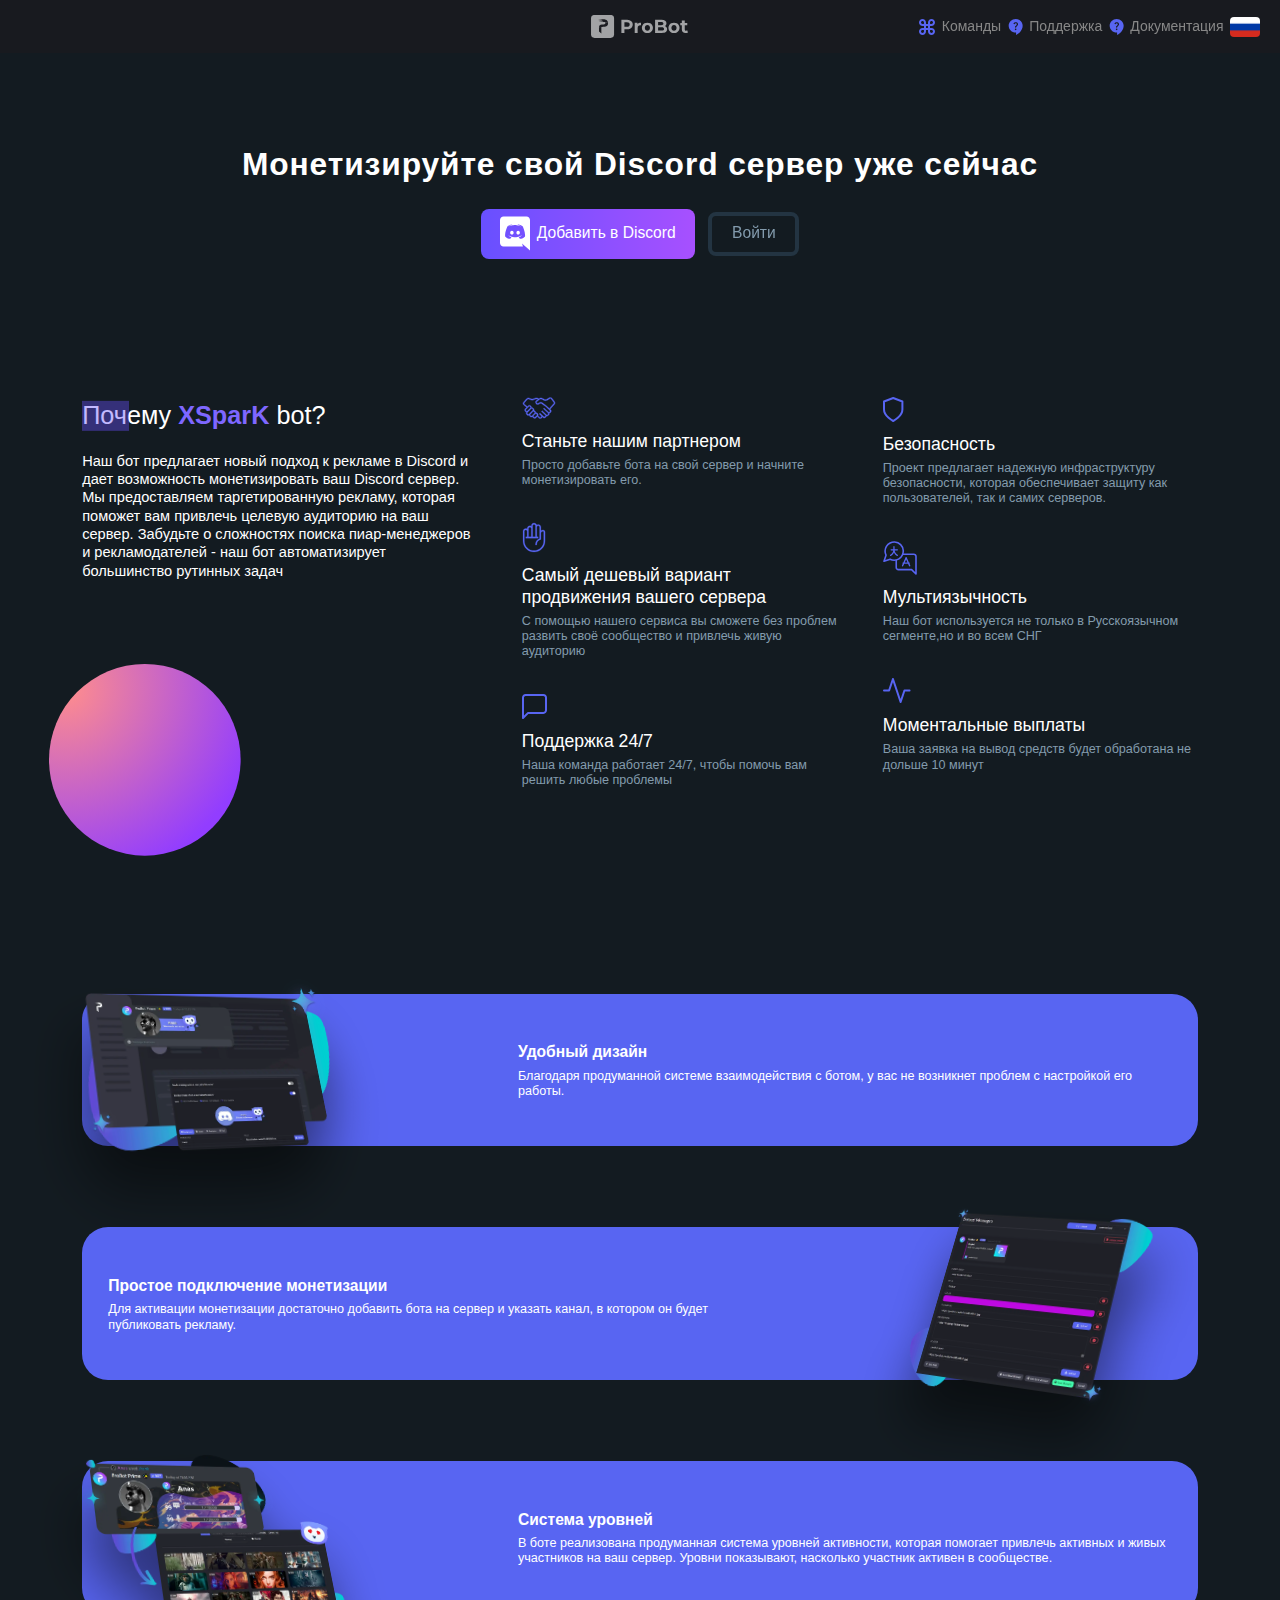
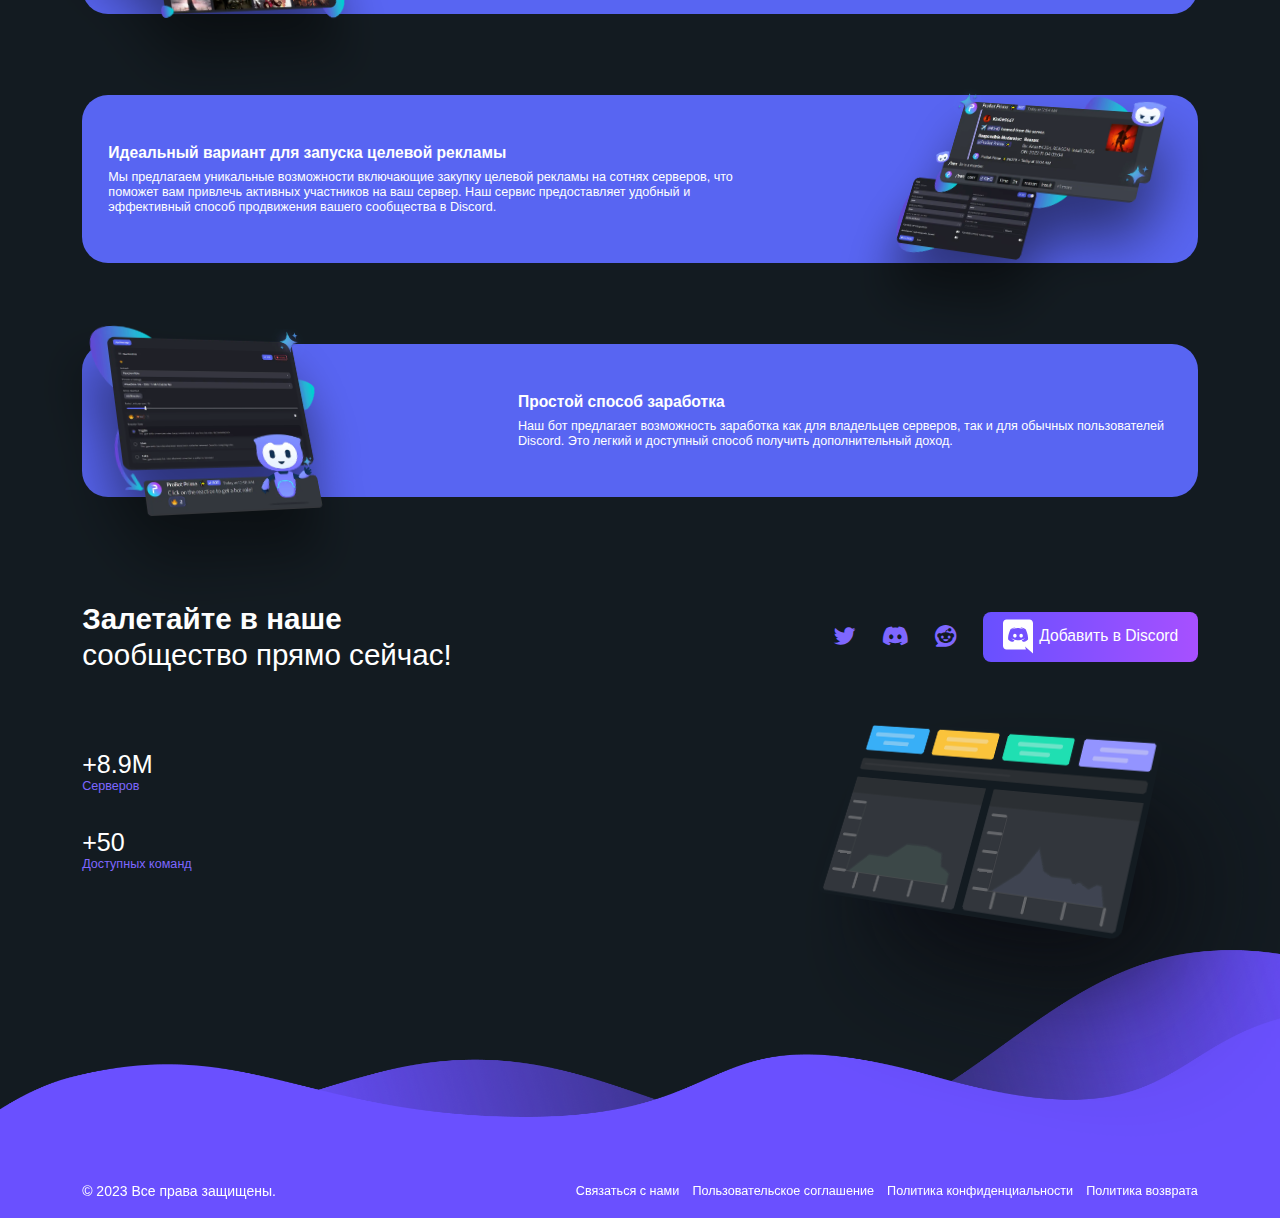
<file: probot/index.html>
<!DOCTYPE html>
<html lang="ru">

<head>
  <meta charset="UTF-8">
  <meta http-equiv="X-UA-Compatible" content="IE=edge">
  <meta name="viewport" content="width=device-width, initial-scale=1.0">
  <link rel="shortcut icon" href="./images/favicon.svg" type="x-icon">
  <link rel="stylesheet" href="https://cdnjs.cloudflare.com/ajax/libs/font-awesome/6.4.0/css/all.min.css">
  <link rel="stylesheet" href="./css/icons.css">
  <link rel="stylesheet" href="./css/normalize.css">
  <link rel="stylesheet" href="./css/style.css?v=0.0001">
  <title>XSparK</title>
</head>

<body>

  <div class="wrapper">

    <header class="header">
      <div class="header__inner">
        <a class="logo" href="#">
          <img class="logo__img" src="./images/icons/logo2.svg" alt="">
        </a>
        <nav class="menu">
          <ul class="menu__list">
            <li class="menu__item">
              <a class="menu__link" href="#">
                <svg width="16" height="16" viewBox="0 0 16 16" fill="none" xmlns="http://www.w3.org/2000/svg">
                  <path
                    d="M12.5 7H11V9H12.5C13.4688 9 14.2943 9.34115 14.9766 10.0234C15.6589 10.7057 16 11.5312 16 12.5C16 13.4688 15.6589 14.2943 14.9766 14.9766C14.2943 15.6589 13.4688 16 12.5 16C11.5312 16 10.7057 15.6589 10.0234 14.9766C9.34115 14.2943 9 13.4688 9 12.5V11H7V12.5C7 13.4688 6.65885 14.2943 5.97656 14.9766C5.29427 15.6589 4.46875 16 3.5 16C2.53125 16 1.70573 15.6589 1.02344 14.9766C0.341146 14.2943 0 13.4688 0 12.5C0 11.5312 0.341146 10.7057 1.02344 10.0234C1.70573 9.34115 2.53125 9 3.5 9H5V7H3.5C2.53125 7 1.70573 6.65885 1.02344 5.97656C0.341146 5.29427 0 4.46875 0 3.5C0 2.53125 0.341146 1.70573 1.02344 1.02344C1.70573 0.341146 2.53125 0 3.5 0C4.46875 0 5.29427 0.341146 5.97656 1.02344C6.65885 1.70573 7 2.53125 7 3.5V5H9V3.5C9 2.53125 9.34115 1.70573 10.0234 1.02344C10.7057 0.341146 11.5312 0 12.5 0C13.4688 0 14.2943 0.341146 14.9766 1.02344C15.6589 1.70573 16 2.53125 16 3.5C16 4.46875 15.6589 5.29427 14.9766 5.97656C14.2943 6.65885 13.4688 7 12.5 7ZM11 12.5C11 12.9167 11.1458 13.2708 11.4375 13.5625C11.7292 13.8542 12.0833 14 12.5 14C12.9167 14 13.2708 13.8542 13.5625 13.5625C13.8542 13.2708 14 12.9167 14 12.5C14 12.0833 13.8542 11.7292 13.5625 11.4375C13.2708 11.1458 12.9167 11 12.5 11H11.5C11.3646 11 11.2474 11.0495 11.1484 11.1484C11.0495 11.2474 11 11.3646 11 11.5V12.5ZM5 3.5C5 3.08333 4.85417 2.72917 4.5625 2.4375C4.27083 2.14583 3.91667 2 3.5 2C3.08333 2 2.72917 2.14583 2.4375 2.4375C2.14583 2.72917 2 3.08333 2 3.5C2 3.91667 2.14583 4.27083 2.4375 4.5625C2.72917 4.85417 3.08333 5 3.5 5H4.5C4.63542 5 4.7526 4.95052 4.85156 4.85156C4.95052 4.7526 5 4.63542 5 4.5V3.5ZM5 11.5C5 11.3646 4.95052 11.2474 4.85156 11.1484C4.7526 11.0495 4.63542 11 4.5 11H3.5C3.08333 11 2.72917 11.1458 2.4375 11.4375C2.14583 11.7292 2 12.0833 2 12.5C2 12.9167 2.14583 13.2708 2.4375 13.5625C2.72917 13.8542 3.08333 14 3.5 14C3.91667 14 4.27083 13.8542 4.5625 13.5625C4.85417 13.2708 5 12.9167 5 12.5V11.5ZM9 7H7V9H9V7ZM12.5 2C12.0833 2 11.7292 2.14583 11.4375 2.4375C11.1458 2.72917 11 3.08333 11 3.5V4.5C11 4.63542 11.0495 4.7526 11.1484 4.85156C11.2474 4.95052 11.3646 5 11.5 5H12.5C12.9167 5 13.2708 4.85417 13.5625 4.5625C13.8542 4.27083 14 3.91667 14 3.5C14 3.08333 13.8542 2.72917 13.5625 2.4375C13.2708 2.14583 12.9167 2 12.5 2Z"
                    fill="#5865F2" />
                </svg>
                Команды
              </a>
            </li>
            <li class="menu__item">
              <a class="menu__link" href="#">
                <svg width="15" height="16" viewBox="0 0 15 16" fill="none" xmlns="http://www.w3.org/2000/svg">
                  <path
                    d="M7.66669 0C3.80433 0 0.666687 3.048 0.666687 6.8C0.666687 10.552 3.80433 13.6 7.66669 13.6H8.07845V16C12.0808 14.128 14.6667 10.4 14.6667 6.8C14.6667 3.048 11.529 0 7.66669 0ZM7.65022 11.2C7.16433 11.2 6.78551 10.824 6.78551 10.36C6.78551 9.888 7.17257 9.528 7.65022 9.528C8.1361 9.528 8.50669 9.888 8.50669 10.36C8.50669 10.824 8.14433 11.2 7.65022 11.2ZM9.71728 6.264C9.19845 7.008 8.70433 7.232 8.43257 7.712C8.36669 7.824 8.32551 7.92 8.30081 8.104C8.25963 8.416 8.00433 8.648 7.68316 8.648H7.65845C7.2961 8.648 7.00786 8.344 7.0408 7.992C7.06551 7.768 7.11492 7.536 7.24669 7.32C7.58433 6.736 8.21845 6.392 8.58904 5.88C8.98433 5.336 8.76198 4.328 7.65022 4.328C7.14786 4.328 6.81845 4.584 6.61257 4.888C6.4561 5.12 6.14316 5.2 5.87963 5.088C5.53375 4.944 5.38551 4.528 5.59963 4.232C6.01963 3.64 6.71963 3.2 7.64198 3.2C8.65492 3.2 9.35492 3.648 9.70904 4.208C10.0055 4.696 10.1867 5.592 9.71728 6.264Z"
                    fill="#5865F2" />
                </svg>
                Поддержка
              </a>
            </li>
            <li class="menu__item">
              <a class="menu__link" href="#">
                <svg width="15" height="16" viewBox="0 0 15 16" fill="none" xmlns="http://www.w3.org/2000/svg">
                  <path
                    d="M7.66669 0C3.80433 0 0.666687 3.048 0.666687 6.8C0.666687 10.552 3.80433 13.6 7.66669 13.6H8.07845V16C12.0808 14.128 14.6667 10.4 14.6667 6.8C14.6667 3.048 11.529 0 7.66669 0ZM7.65022 11.2C7.16433 11.2 6.78551 10.824 6.78551 10.36C6.78551 9.888 7.17257 9.528 7.65022 9.528C8.1361 9.528 8.50669 9.888 8.50669 10.36C8.50669 10.824 8.14433 11.2 7.65022 11.2ZM9.71728 6.264C9.19845 7.008 8.70433 7.232 8.43257 7.712C8.36669 7.824 8.32551 7.92 8.30081 8.104C8.25963 8.416 8.00433 8.648 7.68316 8.648H7.65845C7.2961 8.648 7.00786 8.344 7.0408 7.992C7.06551 7.768 7.11492 7.536 7.24669 7.32C7.58433 6.736 8.21845 6.392 8.58904 5.88C8.98433 5.336 8.76198 4.328 7.65022 4.328C7.14786 4.328 6.81845 4.584 6.61257 4.888C6.4561 5.12 6.14316 5.2 5.87963 5.088C5.53375 4.944 5.38551 4.528 5.59963 4.232C6.01963 3.64 6.71963 3.2 7.64198 3.2C8.65492 3.2 9.35492 3.648 9.70904 4.208C10.0055 4.696 10.1867 5.592 9.71728 6.264Z"
                    fill="#5865F2" />
                </svg>
                Документация
              </a>
            </li>
          </ul>
        </nav>
        <div class="burger">
          <div class="burger__line"></div>
        </div>
        <img class="country" src="./images/ru.png" alt="">
      </div>
    </header>

    <main class="main">


      <section class="top">
        <div class="container">
          <div class="top__inner">
            <h1 class="top__title">
              Монетизируйте свой Discord сервер уже сейчас
            </h1>
            <div class="top__box">
              <button class="btn btn--discord">
                <svg width="30" height="35" viewBox="0 0 30 35" fill="none" xmlns="http://www.w3.org/2000/svg">
                  <path fill-rule="evenodd" clip-rule="evenodd"
                    d="M3.51429 0.416748H26.4857C28.4229 0.416748 30 1.98841 30 3.93591V34.5834L26.3143 31.3376L24.24 29.4242L22.0457 27.3913L22.9543 30.5517H3.51429C1.57714 30.5517 0 28.9801 0 27.0326V3.93591C0 1.98841 1.57714 0.416748 3.51429 0.416748ZM18.7371 21.3438C19.2514 21.993 19.8686 22.7276 19.8686 22.7276C23.6571 22.608 25.1143 20.1309 25.1143 20.1309C25.1143 14.6301 22.6457 10.1713 22.6457 10.1713C20.1771 8.32633 17.8286 8.37758 17.8286 8.37758L17.5886 8.65091C20.5029 9.53925 21.8571 10.8205 21.8571 10.8205C20.0743 9.84675 18.3257 9.36841 16.6971 9.1805C15.4629 9.04383 14.28 9.078 13.2343 9.21466C13.1445 9.21466 13.0678 9.22768 12.9813 9.24236C12.9687 9.24449 12.9559 9.24666 12.9429 9.24883C12.3429 9.30008 10.8857 9.52216 9.05143 10.3251C8.41714 10.6155 8.04 10.8205 8.04 10.8205C8.04 10.8205 9.46286 9.47091 12.5486 8.58258L12.3771 8.37758C12.3771 8.37758 10.0286 8.32633 7.56 10.1713C7.56 10.1713 5.09143 14.6301 5.09143 20.1309C5.09143 20.1309 6.53143 22.608 10.32 22.7276C10.32 22.7276 10.9543 21.9588 11.4686 21.3097C9.29143 20.6605 8.46857 19.2938 8.46857 19.2938C8.46857 19.2938 8.64 19.4134 8.94857 19.5842C8.96571 19.6013 8.98286 19.6184 9.01714 19.6355C9.04286 19.6526 9.06857 19.6654 9.09429 19.6782C9.12 19.691 9.14571 19.7038 9.17143 19.7209C9.6 19.9601 10.0286 20.148 10.4229 20.3017C11.1257 20.5751 11.9657 20.8484 12.9429 21.0363C14.2286 21.2755 15.7371 21.3609 17.3829 21.0534C18.1886 20.9167 19.0114 20.6776 19.8686 20.3188C20.4686 20.0967 21.1371 19.7722 21.84 19.3109C21.84 19.3109 20.9829 20.7117 18.7371 21.3438ZM10.1487 16.6458C10.1487 15.6037 10.9201 14.7495 11.8973 14.7495C12.8744 14.7495 13.663 15.6037 13.6458 16.6458C13.6458 17.6878 12.8744 18.542 11.8973 18.542C10.9373 18.542 10.1487 17.6878 10.1487 16.6458ZM16.4058 16.6458C16.4058 15.6037 17.1773 14.7495 18.1544 14.7495C19.1315 14.7495 19.903 15.6037 19.903 16.6458C19.903 17.6878 19.1315 18.542 18.1544 18.542C17.1944 18.542 16.4058 17.6878 16.4058 16.6458Z"
                    fill="white"></path>
                </svg>
                Добавить в Discord
              </button>
              <button class="btn">
                Войти
              </button>
            </div>
          </div>
        </div>
      </section>


      <section class="why">
        <div class="container">
          <div class="why__inner">
            <div class="why__box">
              <div class="why__item">
                <p class="why__item-title">
                  Почему
                  <span>
                    XSparK
                  </span>
                  bot?
                </p>
                <p class="why__item-text why__item-text--accent">
                  Наш бот предлагает новый подход к рекламе в Discord и дает возможность монетизировать ваш Discord
                  сервер.
                  Мы предоставляем таргетированную рекламу, которая поможет вам привлечь целевую аудиторию на ваш
                  сервер. Забудьте о сложностях поиска пиар-менеджеров и рекламодателей - наш бот автоматизирует
                  большинство рутинных задач
                </p>
                <div class="why__item-circle">
                  <svg viewBox="0 0 262 262" fill="none" xmlns="http://www.w3.org/2000/svg">
                    <circle cx="131" cy="131" r="131" fill="url(#paint0_radial)"></circle>
                    <defs>
                      <radialGradient id="paint0_radial" cx="0" cy="0" r="1" gradientUnits="userSpaceOnUse"
                        gradientTransform="translate(24 35.5) rotate(48.1249) scale(265.914 278.276)">
                        <stop stop-color="#FF8D8D"></stop>
                        <stop offset="1" stop-color="#923DFF"></stop>
                      </radialGradient>
                    </defs>
                  </svg>
                </div>
              </div>
            </div>
            <div class="why__box">
              <div class="why__item">
                <div class="why__item-icon">
                  <svg width="34" height="22" viewBox="0 0 34 22" fill="none" xmlns="http://www.w3.org/2000/svg">
                    <mask id="path-1-outside-1" maskUnits="userSpaceOnUse" x="0" y="-0.545654" width="34" height="23"
                      fill="black">
                      <rect fill="white" y="-0.545654" width="34" height="23"></rect>
                      <path
                        d="M33 5.89809C32.9993 5.41228 32.8564 4.91959 32.5404 4.51347L30.0049 1.26922C29.5803 0.729971 28.9341 0.455408 28.2883 0.454346C27.904 0.454346 27.5127 0.552846 27.1669 0.768471L24.6947 2.3066C24.4347 2.47241 23.9889 2.58622 23.5584 2.58328C23.2239 2.58472 22.9006 2.51778 22.6872 2.41235L20.2662 1.23966C19.8757 1.05166 19.4404 0.974596 19.0026 0.973846C18.3739 0.976783 17.7373 1.13128 17.2256 1.48585L16.9431 1.68403C16.7173 1.57135 16.3723 1.39966 15.9814 1.20516C15.5126 0.975346 14.9614 0.882658 14.4047 0.880846C13.9018 0.882283 13.3989 0.959783 12.9574 1.14628L11.3084 1.84991C11.0401 1.96628 10.6132 2.04228 10.1892 2.04041C9.76519 2.04222 9.33906 1.96622 9.07069 1.84991L7.42019 1.14591C7.11913 1.01753 6.79731 0.962658 6.47838 0.962283C6.11113 0.962658 5.74606 1.03503 5.40675 1.17247C5.06788 1.31066 4.75331 1.51466 4.50281 1.7946L1.49781 5.15997C1.16475 5.53191 0.999315 6.00028 1 6.46134C0.999315 7.01116 1.23456 7.56272 1.68831 7.94928L4.49144 10.3408L3.16169 11.728C2.79513 12.1105 2.61263 12.6065 2.61263 13.097C2.61194 13.6188 2.81919 14.1457 3.22969 14.5336L3.49944 14.7899C3.75363 15.031 4.05906 15.1844 4.37869 15.2662C4.21838 15.5611 4.13075 15.8844 4.13144 16.2083C4.13075 16.7305 4.338 17.257 4.74775 17.6454L4.74706 17.645L5.01763 17.9025C5.40275 18.2675 5.902 18.4493 6.39388 18.449C6.65825 18.4494 6.92294 18.3963 7.17169 18.2923C7.259 18.6465 7.43931 18.9832 7.72294 19.2522L7.9935 19.5097C8.37863 19.8747 8.87706 20.0565 9.36975 20.0562C9.75488 20.0566 10.1418 19.9431 10.4748 19.7228C10.5723 20.0362 10.7392 20.3333 10.9933 20.5747L11.2639 20.8322C11.6482 21.1972 12.1474 21.379 12.6394 21.3787C13.1634 21.3791 13.6925 21.1733 14.0833 20.7653L15.2586 19.538L16.8553 21.0158C17.2374 21.3703 17.728 21.5467 18.2123 21.5456C18.7443 21.5467 19.2809 21.3336 19.6726 20.9143L19.9274 20.6413C20.1474 20.405 20.2911 20.1253 20.3744 19.8333L20.9929 20.4042C21.3758 20.7573 21.8656 20.9329 22.3492 20.9325C22.8819 20.9329 23.4201 20.7198 23.8121 20.3002L24.0655 20.0275C24.3582 19.7148 24.5229 19.3275 24.5738 18.9319C24.7371 18.9737 24.9025 19.0021 25.0694 19.0021C25.6021 19.0021 26.1388 18.7893 26.5311 18.3702L26.7853 18.0974C27.1406 17.7167 27.3173 17.2283 27.3166 16.7469C27.3166 16.5975 27.2951 16.4488 27.262 16.3018C27.7038 16.2433 28.1322 16.0462 28.4579 15.6964L28.7128 15.4233C29.0681 15.0426 29.2441 14.5543 29.2441 14.0725C29.2448 13.5423 29.031 13.0074 28.6092 12.6177L28.1325 12.1773L32.4349 7.42047C32.8211 6.99222 32.9993 6.44097 33 5.89809ZM4.87588 14.254C4.64794 14.2533 4.425 14.1718 4.25081 14.0068L3.98063 13.7505C3.79369 13.5737 3.70138 13.3385 3.70063 13.097C3.70138 12.8705 3.78244 12.6494 3.94938 12.4752L6.67288 9.63315C6.85031 9.44803 7.08706 9.35534 7.32994 9.35503C7.55719 9.35541 7.77938 9.43722 7.955 9.60266L8.22406 9.85934C8.22406 9.85934 8.50263 10.2713 8.50331 10.5131C8.50263 10.6942 8.44806 10.8705 8.34225 11.0233C8.33319 11.0323 5.40275 14.0864 5.40275 14.0864C5.24713 14.1965 5.06313 14.2532 4.87588 14.254ZM7.051 17.0888C6.87394 17.2732 6.63756 17.3655 6.39469 17.3663C6.16675 17.3659 5.9445 17.2841 5.76963 17.119L5.49906 16.8619L5.49838 16.8615C5.31294 16.6855 5.21981 16.4496 5.21981 16.2081C5.21981 15.9816 5.30163 15.7605 5.46775 15.5863C5.46775 15.5863 9.09813 11.8072 9.12869 11.7708C9.30219 11.6039 9.52575 11.5177 9.75663 11.5173C9.98456 11.5177 10.2068 11.5992 10.3817 11.7646L10.6523 12.022C10.8384 12.198 10.9308 12.4337 10.9315 12.6755C10.9308 12.902 10.849 13.1234 10.6828 13.2976L7.051 17.0888ZM10.0264 18.6956C9.84975 18.8804 9.61344 18.9728 9.3705 18.9735C9.14256 18.9732 8.92031 18.8913 8.74544 18.7259L8.47413 18.4688C8.288 18.2924 8.19488 18.0568 8.19488 17.8153C8.19488 17.6132 8.26363 17.4172 8.39519 17.2539L10.9234 14.6151C11.094 14.4613 11.3078 14.3802 11.5293 14.3802C11.7572 14.3806 11.9794 14.462 12.1543 14.6275L12.4256 14.8849C12.6111 15.0609 12.7042 15.2965 12.7049 15.538C12.7041 15.7649 12.6216 15.9863 12.4561 16.1601L10.0264 18.6956ZM14.8303 18.4171L13.2962 20.0182C13.1194 20.2029 12.8828 20.2953 12.6399 20.296C12.4119 20.2957 12.1897 20.2138 12.0148 20.0484L11.7443 19.7913C11.5588 19.6153 11.4657 19.3793 11.465 19.1378C11.4657 18.9109 11.5475 18.6895 11.7138 18.516L13.2472 16.915C13.4246 16.7303 13.6614 16.6375 13.9043 16.6372C14.1315 16.6375 14.3544 16.719 14.5293 16.8848L14.8006 17.1419C14.9861 17.3179 15.0784 17.5535 15.0792 17.795C15.0783 18.0218 14.9965 18.2433 14.8303 18.4171ZM28.1577 14.0739C28.1574 14.2963 28.0777 14.5141 27.9163 14.6872L27.6621 14.9599C27.4846 15.1497 27.2439 15.2457 26.9974 15.2461C26.7738 15.2457 26.5548 15.1672 26.3811 15.0065L22.0976 11.0452L21.3569 11.8383L25.9418 16.0857C26.1328 16.2625 26.2287 16.5025 26.2301 16.7475C26.2287 16.9708 26.1498 17.1882 25.9887 17.3613L25.7353 17.6341C25.5578 17.8239 25.3171 17.9195 25.0706 17.9203C24.8469 17.9196 24.6273 17.8407 24.4549 17.681L20.1704 13.7198L19.4304 14.5128L23.2328 18.0291C23.4161 18.2047 23.5099 18.4385 23.5099 18.6785C23.5099 18.901 23.431 19.1188 23.2699 19.2915L23.0158 19.5643C22.839 19.7541 22.5976 19.8501 22.3504 19.8508C22.126 19.8501 21.9071 19.7712 21.7341 19.6115L17.9393 16.108H17.9386L17.9379 16.1073L17.1994 16.9018L17.2002 16.9025L17.2144 16.916L19.115 18.6701C19.2834 18.8432 19.3706 19.065 19.3713 19.2944C19.3706 19.5158 19.2924 19.7325 19.1313 19.9053L18.8771 20.1784C18.6997 20.3682 18.4597 20.4635 18.2139 20.4642C17.9903 20.4635 17.7713 20.385 17.5983 20.2247L15.9434 18.6923C16.0874 18.4098 16.1678 18.1033 16.1678 17.7957C16.1685 17.2738 15.9613 16.7477 15.5515 16.359L15.2802 16.1016C14.8959 15.7368 14.3973 15.5547 13.9054 15.5554C13.8672 15.5554 13.8287 15.5642 13.7913 15.5663C13.7913 15.5573 13.7934 15.5478 13.7934 15.5387C13.7941 15.0169 13.1771 14.1013 13.1771 14.1013L12.9065 13.8447C12.6189 13.5719 12.2679 13.4018 11.9029 13.3334C11.9782 13.1203 12.0208 12.8985 12.0208 12.6763C12.0208 12.1545 11.8142 11.628 11.4044 11.2397L11.1339 10.9823C10.7488 10.6172 10.2503 10.435 9.75831 10.4354C9.70088 10.4354 9.64419 10.447 9.58706 10.4522C9.57144 9.95109 9.36963 9.45041 8.97694 9.07734V9.07697L8.70713 8.82065C8.322 8.45522 7.82356 8.27303 7.33156 8.27341C6.80681 8.27303 6.2785 8.47884 5.88769 8.88684L5.24481 9.55772L2.39694 7.12872C2.19225 6.95347 2.09006 6.71128 2.08931 6.46259C2.09 6.25422 2.16094 6.05022 2.31219 5.88084L5.31713 2.51553C5.43638 2.38172 5.61275 2.26066 5.81931 2.1766C6.02588 2.0926 6.26038 2.04647 6.47963 2.04678C6.67056 2.04678 6.84975 2.08135 6.99306 2.14316L8.64281 2.8471C9.10788 3.0431 9.64781 3.12347 10.1904 3.12522C10.7337 3.12341 11.2729 3.04303 11.7381 2.8471L13.3871 2.14347C13.6413 2.0326 14.0248 1.96385 14.4063 1.96528C14.8281 1.96272 15.2506 2.05003 15.4956 2.1751C15.6513 2.25253 15.7989 2.32603 15.9359 2.39472L14.2542 3.57691C13.7138 3.95691 13.4226 4.56122 13.4233 5.17103C13.4226 5.57466 13.5506 5.98553 13.8109 6.33422L13.8103 6.33347L14.0324 6.63197C14.4542 7.19272 15.1119 7.48103 15.7694 7.48247C16.1406 7.48247 16.5188 7.38866 16.8559 7.18647L17.8616 6.58247C18.0668 6.45703 18.3765 6.37778 18.6968 6.37922C19.0732 6.37703 19.4524 6.48834 19.6804 6.65591L22.4629 8.65072C23.0821 9.09434 24.0908 9.91722 24.6497 10.435L27.8703 13.4127C28.0609 13.5895 28.1569 13.8285 28.1577 14.0739ZM31.6274 6.69659L27.337 11.4407L25.3891 9.64009C24.7789 9.07684 23.7728 8.25547 23.0979 7.77072L20.3163 5.77591C19.8446 5.44178 19.2672 5.29734 18.6963 5.29522C18.2105 5.29666 17.7211 5.40253 17.2986 5.65409L16.2936 6.25809C16.1394 6.35078 15.9576 6.39809 15.7688 6.39847C15.4313 6.39959 15.0936 6.24209 14.9053 5.98572L14.6838 5.68759L14.6831 5.68684C14.5653 5.52797 14.5104 5.34978 14.5096 5.16941C14.511 4.89666 14.6368 4.63197 14.8805 4.45997L17.8542 2.3706C18.1113 2.18447 18.5688 2.05391 19.0033 2.05716C19.3051 2.05572 19.5934 2.11641 19.7908 2.21391L22.2118 3.3866C22.6245 3.58478 23.0903 3.66584 23.5589 3.66697C24.1611 3.66403 24.7698 3.53316 25.2713 3.22516L27.7443 1.68672C27.9021 1.58822 28.0915 1.53728 28.289 1.53728C28.6228 1.5366 28.9573 1.68785 29.1468 1.93472L31.6823 5.17897C31.8284 5.36478 31.9131 5.62691 31.9131 5.89859C31.9136 6.20241 31.8063 6.50134 31.6274 6.69659Z">
                      </path>
                    </mask>
                    <path
                      d="M33 5.89809C32.9993 5.41228 32.8564 4.91959 32.5404 4.51347L30.0049 1.26922C29.5803 0.729971 28.9341 0.455408 28.2883 0.454346C27.904 0.454346 27.5127 0.552846 27.1669 0.768471L24.6947 2.3066C24.4347 2.47241 23.9889 2.58622 23.5584 2.58328C23.2239 2.58472 22.9006 2.51778 22.6872 2.41235L20.2662 1.23966C19.8757 1.05166 19.4404 0.974596 19.0026 0.973846C18.3739 0.976783 17.7373 1.13128 17.2256 1.48585L16.9431 1.68403C16.7173 1.57135 16.3723 1.39966 15.9814 1.20516C15.5126 0.975346 14.9614 0.882658 14.4047 0.880846C13.9018 0.882283 13.3989 0.959783 12.9574 1.14628L11.3084 1.84991C11.0401 1.96628 10.6132 2.04228 10.1892 2.04041C9.76519 2.04222 9.33906 1.96622 9.07069 1.84991L7.42019 1.14591C7.11913 1.01753 6.79731 0.962658 6.47838 0.962283C6.11113 0.962658 5.74606 1.03503 5.40675 1.17247C5.06788 1.31066 4.75331 1.51466 4.50281 1.7946L1.49781 5.15997C1.16475 5.53191 0.999315 6.00028 1 6.46134C0.999315 7.01116 1.23456 7.56272 1.68831 7.94928L4.49144 10.3408L3.16169 11.728C2.79513 12.1105 2.61263 12.6065 2.61263 13.097C2.61194 13.6188 2.81919 14.1457 3.22969 14.5336L3.49944 14.7899C3.75363 15.031 4.05906 15.1844 4.37869 15.2662C4.21838 15.5611 4.13075 15.8844 4.13144 16.2083C4.13075 16.7305 4.338 17.257 4.74775 17.6454L4.74706 17.645L5.01763 17.9025C5.40275 18.2675 5.902 18.4493 6.39388 18.449C6.65825 18.4494 6.92294 18.3963 7.17169 18.2923C7.259 18.6465 7.43931 18.9832 7.72294 19.2522L7.9935 19.5097C8.37863 19.8747 8.87706 20.0565 9.36975 20.0562C9.75488 20.0566 10.1418 19.9431 10.4748 19.7228C10.5723 20.0362 10.7392 20.3333 10.9933 20.5747L11.2639 20.8322C11.6482 21.1972 12.1474 21.379 12.6394 21.3787C13.1634 21.3791 13.6925 21.1733 14.0833 20.7653L15.2586 19.538L16.8553 21.0158C17.2374 21.3703 17.728 21.5467 18.2123 21.5456C18.7443 21.5467 19.2809 21.3336 19.6726 20.9143L19.9274 20.6413C20.1474 20.405 20.2911 20.1253 20.3744 19.8333L20.9929 20.4042C21.3758 20.7573 21.8656 20.9329 22.3492 20.9325C22.8819 20.9329 23.4201 20.7198 23.8121 20.3002L24.0655 20.0275C24.3582 19.7148 24.5229 19.3275 24.5738 18.9319C24.7371 18.9737 24.9025 19.0021 25.0694 19.0021C25.6021 19.0021 26.1388 18.7893 26.5311 18.3702L26.7853 18.0974C27.1406 17.7167 27.3173 17.2283 27.3166 16.7469C27.3166 16.5975 27.2951 16.4488 27.262 16.3018C27.7038 16.2433 28.1322 16.0462 28.4579 15.6964L28.7128 15.4233C29.0681 15.0426 29.2441 14.5543 29.2441 14.0725C29.2448 13.5423 29.031 13.0074 28.6092 12.6177L28.1325 12.1773L32.4349 7.42047C32.8211 6.99222 32.9993 6.44097 33 5.89809ZM4.87588 14.254C4.64794 14.2533 4.425 14.1718 4.25081 14.0068L3.98063 13.7505C3.79369 13.5737 3.70138 13.3385 3.70063 13.097C3.70138 12.8705 3.78244 12.6494 3.94938 12.4752L6.67288 9.63315C6.85031 9.44803 7.08706 9.35534 7.32994 9.35503C7.55719 9.35541 7.77938 9.43722 7.955 9.60266L8.22406 9.85934C8.22406 9.85934 8.50263 10.2713 8.50331 10.5131C8.50263 10.6942 8.44806 10.8705 8.34225 11.0233C8.33319 11.0323 5.40275 14.0864 5.40275 14.0864C5.24713 14.1965 5.06313 14.2532 4.87588 14.254ZM7.051 17.0888C6.87394 17.2732 6.63756 17.3655 6.39469 17.3663C6.16675 17.3659 5.9445 17.2841 5.76963 17.119L5.49906 16.8619L5.49838 16.8615C5.31294 16.6855 5.21981 16.4496 5.21981 16.2081C5.21981 15.9816 5.30163 15.7605 5.46775 15.5863C5.46775 15.5863 9.09813 11.8072 9.12869 11.7708C9.30219 11.6039 9.52575 11.5177 9.75663 11.5173C9.98456 11.5177 10.2068 11.5992 10.3817 11.7646L10.6523 12.022C10.8384 12.198 10.9308 12.4337 10.9315 12.6755C10.9308 12.902 10.849 13.1234 10.6828 13.2976L7.051 17.0888ZM10.0264 18.6956C9.84975 18.8804 9.61344 18.9728 9.3705 18.9735C9.14256 18.9732 8.92031 18.8913 8.74544 18.7259L8.47413 18.4688C8.288 18.2924 8.19488 18.0568 8.19488 17.8153C8.19488 17.6132 8.26363 17.4172 8.39519 17.2539L10.9234 14.6151C11.094 14.4613 11.3078 14.3802 11.5293 14.3802C11.7572 14.3806 11.9794 14.462 12.1543 14.6275L12.4256 14.8849C12.6111 15.0609 12.7042 15.2965 12.7049 15.538C12.7041 15.7649 12.6216 15.9863 12.4561 16.1601L10.0264 18.6956ZM14.8303 18.4171L13.2962 20.0182C13.1194 20.2029 12.8828 20.2953 12.6399 20.296C12.4119 20.2957 12.1897 20.2138 12.0148 20.0484L11.7443 19.7913C11.5588 19.6153 11.4657 19.3793 11.465 19.1378C11.4657 18.9109 11.5475 18.6895 11.7138 18.516L13.2472 16.915C13.4246 16.7303 13.6614 16.6375 13.9043 16.6372C14.1315 16.6375 14.3544 16.719 14.5293 16.8848L14.8006 17.1419C14.9861 17.3179 15.0784 17.5535 15.0792 17.795C15.0783 18.0218 14.9965 18.2433 14.8303 18.4171ZM28.1577 14.0739C28.1574 14.2963 28.0777 14.5141 27.9163 14.6872L27.6621 14.9599C27.4846 15.1497 27.2439 15.2457 26.9974 15.2461C26.7738 15.2457 26.5548 15.1672 26.3811 15.0065L22.0976 11.0452L21.3569 11.8383L25.9418 16.0857C26.1328 16.2625 26.2287 16.5025 26.2301 16.7475C26.2287 16.9708 26.1498 17.1882 25.9887 17.3613L25.7353 17.6341C25.5578 17.8239 25.3171 17.9195 25.0706 17.9203C24.8469 17.9196 24.6273 17.8407 24.4549 17.681L20.1704 13.7198L19.4304 14.5128L23.2328 18.0291C23.4161 18.2047 23.5099 18.4385 23.5099 18.6785C23.5099 18.901 23.431 19.1188 23.2699 19.2915L23.0158 19.5643C22.839 19.7541 22.5976 19.8501 22.3504 19.8508C22.126 19.8501 21.9071 19.7712 21.7341 19.6115L17.9393 16.108H17.9386L17.9379 16.1073L17.1994 16.9018L17.2002 16.9025L17.2144 16.916L19.115 18.6701C19.2834 18.8432 19.3706 19.065 19.3713 19.2944C19.3706 19.5158 19.2924 19.7325 19.1313 19.9053L18.8771 20.1784C18.6997 20.3682 18.4597 20.4635 18.2139 20.4642C17.9903 20.4635 17.7713 20.385 17.5983 20.2247L15.9434 18.6923C16.0874 18.4098 16.1678 18.1033 16.1678 17.7957C16.1685 17.2738 15.9613 16.7477 15.5515 16.359L15.2802 16.1016C14.8959 15.7368 14.3973 15.5547 13.9054 15.5554C13.8672 15.5554 13.8287 15.5642 13.7913 15.5663C13.7913 15.5573 13.7934 15.5478 13.7934 15.5387C13.7941 15.0169 13.1771 14.1013 13.1771 14.1013L12.9065 13.8447C12.6189 13.5719 12.2679 13.4018 11.9029 13.3334C11.9782 13.1203 12.0208 12.8985 12.0208 12.6763C12.0208 12.1545 11.8142 11.628 11.4044 11.2397L11.1339 10.9823C10.7488 10.6172 10.2503 10.435 9.75831 10.4354C9.70088 10.4354 9.64419 10.447 9.58706 10.4522C9.57144 9.95109 9.36963 9.45041 8.97694 9.07734V9.07697L8.70713 8.82065C8.322 8.45522 7.82356 8.27303 7.33156 8.27341C6.80681 8.27303 6.2785 8.47884 5.88769 8.88684L5.24481 9.55772L2.39694 7.12872C2.19225 6.95347 2.09006 6.71128 2.08931 6.46259C2.09 6.25422 2.16094 6.05022 2.31219 5.88084L5.31713 2.51553C5.43638 2.38172 5.61275 2.26066 5.81931 2.1766C6.02588 2.0926 6.26038 2.04647 6.47963 2.04678C6.67056 2.04678 6.84975 2.08135 6.99306 2.14316L8.64281 2.8471C9.10788 3.0431 9.64781 3.12347 10.1904 3.12522C10.7337 3.12341 11.2729 3.04303 11.7381 2.8471L13.3871 2.14347C13.6413 2.0326 14.0248 1.96385 14.4063 1.96528C14.8281 1.96272 15.2506 2.05003 15.4956 2.1751C15.6513 2.25253 15.7989 2.32603 15.9359 2.39472L14.2542 3.57691C13.7138 3.95691 13.4226 4.56122 13.4233 5.17103C13.4226 5.57466 13.5506 5.98553 13.8109 6.33422L13.8103 6.33347L14.0324 6.63197C14.4542 7.19272 15.1119 7.48103 15.7694 7.48247C16.1406 7.48247 16.5188 7.38866 16.8559 7.18647L17.8616 6.58247C18.0668 6.45703 18.3765 6.37778 18.6968 6.37922C19.0732 6.37703 19.4524 6.48834 19.6804 6.65591L22.4629 8.65072C23.0821 9.09434 24.0908 9.91722 24.6497 10.435L27.8703 13.4127C28.0609 13.5895 28.1569 13.8285 28.1577 14.0739ZM31.6274 6.69659L27.337 11.4407L25.3891 9.64009C24.7789 9.07684 23.7728 8.25547 23.0979 7.77072L20.3163 5.77591C19.8446 5.44178 19.2672 5.29734 18.6963 5.29522C18.2105 5.29666 17.7211 5.40253 17.2986 5.65409L16.2936 6.25809C16.1394 6.35078 15.9576 6.39809 15.7688 6.39847C15.4313 6.39959 15.0936 6.24209 14.9053 5.98572L14.6838 5.68759L14.6831 5.68684C14.5653 5.52797 14.5104 5.34978 14.5096 5.16941C14.511 4.89666 14.6368 4.63197 14.8805 4.45997L17.8542 2.3706C18.1113 2.18447 18.5688 2.05391 19.0033 2.05716C19.3051 2.05572 19.5934 2.11641 19.7908 2.21391L22.2118 3.3866C22.6245 3.58478 23.0903 3.66584 23.5589 3.66697C24.1611 3.66403 24.7698 3.53316 25.2713 3.22516L27.7443 1.68672C27.9021 1.58822 28.0915 1.53728 28.289 1.53728C28.6228 1.5366 28.9573 1.68785 29.1468 1.93472L31.6823 5.17897C31.8284 5.36478 31.9131 5.62691 31.9131 5.89859C31.9136 6.20241 31.8063 6.50134 31.6274 6.69659Z"
                      fill="#5865F2">
                    </path>
                    <path
                      d="M33 5.89809C32.9993 5.41228 32.8564 4.91959 32.5404 4.51347L30.0049 1.26922C29.5803 0.729971 28.9341 0.455408 28.2883 0.454346C27.904 0.454346 27.5127 0.552846 27.1669 0.768471L24.6947 2.3066C24.4347 2.47241 23.9889 2.58622 23.5584 2.58328C23.2239 2.58472 22.9006 2.51778 22.6872 2.41235L20.2662 1.23966C19.8757 1.05166 19.4404 0.974596 19.0026 0.973846C18.3739 0.976783 17.7373 1.13128 17.2256 1.48585L16.9431 1.68403C16.7173 1.57135 16.3723 1.39966 15.9814 1.20516C15.5126 0.975346 14.9614 0.882658 14.4047 0.880846C13.9018 0.882283 13.3989 0.959783 12.9574 1.14628L11.3084 1.84991C11.0401 1.96628 10.6132 2.04228 10.1892 2.04041C9.76519 2.04222 9.33906 1.96622 9.07069 1.84991L7.42019 1.14591C7.11913 1.01753 6.79731 0.962658 6.47838 0.962283C6.11113 0.962658 5.74606 1.03503 5.40675 1.17247C5.06788 1.31066 4.75331 1.51466 4.50281 1.7946L1.49781 5.15997C1.16475 5.53191 0.999315 6.00028 1 6.46134C0.999315 7.01116 1.23456 7.56272 1.68831 7.94928L4.49144 10.3408L3.16169 11.728C2.79513 12.1105 2.61263 12.6065 2.61263 13.097C2.61194 13.6188 2.81919 14.1457 3.22969 14.5336L3.49944 14.7899C3.75363 15.031 4.05906 15.1844 4.37869 15.2662C4.21838 15.5611 4.13075 15.8844 4.13144 16.2083C4.13075 16.7305 4.338 17.257 4.74775 17.6454L4.74706 17.645L5.01763 17.9025C5.40275 18.2675 5.902 18.4493 6.39388 18.449C6.65825 18.4494 6.92294 18.3963 7.17169 18.2923C7.259 18.6465 7.43931 18.9832 7.72294 19.2522L7.9935 19.5097C8.37863 19.8747 8.87706 20.0565 9.36975 20.0562C9.75488 20.0566 10.1418 19.9431 10.4748 19.7228C10.5723 20.0362 10.7392 20.3333 10.9933 20.5747L11.2639 20.8322C11.6482 21.1972 12.1474 21.379 12.6394 21.3787C13.1634 21.3791 13.6925 21.1733 14.0833 20.7653L15.2586 19.538L16.8553 21.0158C17.2374 21.3703 17.728 21.5467 18.2123 21.5456C18.7443 21.5467 19.2809 21.3336 19.6726 20.9143L19.9274 20.6413C20.1474 20.405 20.2911 20.1253 20.3744 19.8333L20.9929 20.4042C21.3758 20.7573 21.8656 20.9329 22.3492 20.9325C22.8819 20.9329 23.4201 20.7198 23.8121 20.3002L24.0655 20.0275C24.3582 19.7148 24.5229 19.3275 24.5738 18.9319C24.7371 18.9737 24.9025 19.0021 25.0694 19.0021C25.6021 19.0021 26.1388 18.7893 26.5311 18.3702L26.7853 18.0974C27.1406 17.7167 27.3173 17.2283 27.3166 16.7469C27.3166 16.5975 27.2951 16.4488 27.262 16.3018C27.7038 16.2433 28.1322 16.0462 28.4579 15.6964L28.7128 15.4233C29.0681 15.0426 29.2441 14.5543 29.2441 14.0725C29.2448 13.5423 29.031 13.0074 28.6092 12.6177L28.1325 12.1773L32.4349 7.42047C32.8211 6.99222 32.9993 6.44097 33 5.89809ZM4.87588 14.254C4.64794 14.2533 4.425 14.1718 4.25081 14.0068L3.98063 13.7505C3.79369 13.5737 3.70138 13.3385 3.70063 13.097C3.70138 12.8705 3.78244 12.6494 3.94938 12.4752L6.67288 9.63315C6.85031 9.44803 7.08706 9.35534 7.32994 9.35503C7.55719 9.35541 7.77938 9.43722 7.955 9.60266L8.22406 9.85934C8.22406 9.85934 8.50263 10.2713 8.50331 10.5131C8.50263 10.6942 8.44806 10.8705 8.34225 11.0233C8.33319 11.0323 5.40275 14.0864 5.40275 14.0864C5.24713 14.1965 5.06313 14.2532 4.87588 14.254ZM7.051 17.0888C6.87394 17.2732 6.63756 17.3655 6.39469 17.3663C6.16675 17.3659 5.9445 17.2841 5.76963 17.119L5.49906 16.8619L5.49838 16.8615C5.31294 16.6855 5.21981 16.4496 5.21981 16.2081C5.21981 15.9816 5.30163 15.7605 5.46775 15.5863C5.46775 15.5863 9.09813 11.8072 9.12869 11.7708C9.30219 11.6039 9.52575 11.5177 9.75663 11.5173C9.98456 11.5177 10.2068 11.5992 10.3817 11.7646L10.6523 12.022C10.8384 12.198 10.9308 12.4337 10.9315 12.6755C10.9308 12.902 10.849 13.1234 10.6828 13.2976L7.051 17.0888ZM10.0264 18.6956C9.84975 18.8804 9.61344 18.9728 9.3705 18.9735C9.14256 18.9732 8.92031 18.8913 8.74544 18.7259L8.47413 18.4688C8.288 18.2924 8.19488 18.0568 8.19488 17.8153C8.19488 17.6132 8.26363 17.4172 8.39519 17.2539L10.9234 14.6151C11.094 14.4613 11.3078 14.3802 11.5293 14.3802C11.7572 14.3806 11.9794 14.462 12.1543 14.6275L12.4256 14.8849C12.6111 15.0609 12.7042 15.2965 12.7049 15.538C12.7041 15.7649 12.6216 15.9863 12.4561 16.1601L10.0264 18.6956ZM14.8303 18.4171L13.2962 20.0182C13.1194 20.2029 12.8828 20.2953 12.6399 20.296C12.4119 20.2957 12.1897 20.2138 12.0148 20.0484L11.7443 19.7913C11.5588 19.6153 11.4657 19.3793 11.465 19.1378C11.4657 18.9109 11.5475 18.6895 11.7138 18.516L13.2472 16.915C13.4246 16.7303 13.6614 16.6375 13.9043 16.6372C14.1315 16.6375 14.3544 16.719 14.5293 16.8848L14.8006 17.1419C14.9861 17.3179 15.0784 17.5535 15.0792 17.795C15.0783 18.0218 14.9965 18.2433 14.8303 18.4171ZM28.1577 14.0739C28.1574 14.2963 28.0777 14.5141 27.9163 14.6872L27.6621 14.9599C27.4846 15.1497 27.2439 15.2457 26.9974 15.2461C26.7738 15.2457 26.5548 15.1672 26.3811 15.0065L22.0976 11.0452L21.3569 11.8383L25.9418 16.0857C26.1328 16.2625 26.2287 16.5025 26.2301 16.7475C26.2287 16.9708 26.1498 17.1882 25.9887 17.3613L25.7353 17.6341C25.5578 17.8239 25.3171 17.9195 25.0706 17.9203C24.8469 17.9196 24.6273 17.8407 24.4549 17.681L20.1704 13.7198L19.4304 14.5128L23.2328 18.0291C23.4161 18.2047 23.5099 18.4385 23.5099 18.6785C23.5099 18.901 23.431 19.1188 23.2699 19.2915L23.0158 19.5643C22.839 19.7541 22.5976 19.8501 22.3504 19.8508C22.126 19.8501 21.9071 19.7712 21.7341 19.6115L17.9393 16.108H17.9386L17.9379 16.1073L17.1994 16.9018L17.2002 16.9025L17.2144 16.916L19.115 18.6701C19.2834 18.8432 19.3706 19.065 19.3713 19.2944C19.3706 19.5158 19.2924 19.7325 19.1313 19.9053L18.8771 20.1784C18.6997 20.3682 18.4597 20.4635 18.2139 20.4642C17.9903 20.4635 17.7713 20.385 17.5983 20.2247L15.9434 18.6923C16.0874 18.4098 16.1678 18.1033 16.1678 17.7957C16.1685 17.2738 15.9613 16.7477 15.5515 16.359L15.2802 16.1016C14.8959 15.7368 14.3973 15.5547 13.9054 15.5554C13.8672 15.5554 13.8287 15.5642 13.7913 15.5663C13.7913 15.5573 13.7934 15.5478 13.7934 15.5387C13.7941 15.0169 13.1771 14.1013 13.1771 14.1013L12.9065 13.8447C12.6189 13.5719 12.2679 13.4018 11.9029 13.3334C11.9782 13.1203 12.0208 12.8985 12.0208 12.6763C12.0208 12.1545 11.8142 11.628 11.4044 11.2397L11.1339 10.9823C10.7488 10.6172 10.2503 10.435 9.75831 10.4354C9.70088 10.4354 9.64419 10.447 9.58706 10.4522C9.57144 9.95109 9.36963 9.45041 8.97694 9.07734V9.07697L8.70713 8.82065C8.322 8.45522 7.82356 8.27303 7.33156 8.27341C6.80681 8.27303 6.2785 8.47884 5.88769 8.88684L5.24481 9.55772L2.39694 7.12872C2.19225 6.95347 2.09006 6.71128 2.08931 6.46259C2.09 6.25422 2.16094 6.05022 2.31219 5.88084L5.31713 2.51553C5.43638 2.38172 5.61275 2.26066 5.81931 2.1766C6.02588 2.0926 6.26038 2.04647 6.47963 2.04678C6.67056 2.04678 6.84975 2.08135 6.99306 2.14316L8.64281 2.8471C9.10788 3.0431 9.64781 3.12347 10.1904 3.12522C10.7337 3.12341 11.2729 3.04303 11.7381 2.8471L13.3871 2.14347C13.6413 2.0326 14.0248 1.96385 14.4063 1.96528C14.8281 1.96272 15.2506 2.05003 15.4956 2.1751C15.6513 2.25253 15.7989 2.32603 15.9359 2.39472L14.2542 3.57691C13.7138 3.95691 13.4226 4.56122 13.4233 5.17103C13.4226 5.57466 13.5506 5.98553 13.8109 6.33422L13.8103 6.33347L14.0324 6.63197C14.4542 7.19272 15.1119 7.48103 15.7694 7.48247C16.1406 7.48247 16.5188 7.38866 16.8559 7.18647L17.8616 6.58247C18.0668 6.45703 18.3765 6.37778 18.6968 6.37922C19.0732 6.37703 19.4524 6.48834 19.6804 6.65591L22.4629 8.65072C23.0821 9.09434 24.0908 9.91722 24.6497 10.435L27.8703 13.4127C28.0609 13.5895 28.1569 13.8285 28.1577 14.0739ZM31.6274 6.69659L27.337 11.4407L25.3891 9.64009C24.7789 9.07684 23.7728 8.25547 23.0979 7.77072L20.3163 5.77591C19.8446 5.44178 19.2672 5.29734 18.6963 5.29522C18.2105 5.29666 17.7211 5.40253 17.2986 5.65409L16.2936 6.25809C16.1394 6.35078 15.9576 6.39809 15.7688 6.39847C15.4313 6.39959 15.0936 6.24209 14.9053 5.98572L14.6838 5.68759L14.6831 5.68684C14.5653 5.52797 14.5104 5.34978 14.5096 5.16941C14.511 4.89666 14.6368 4.63197 14.8805 4.45997L17.8542 2.3706C18.1113 2.18447 18.5688 2.05391 19.0033 2.05716C19.3051 2.05572 19.5934 2.11641 19.7908 2.21391L22.2118 3.3866C22.6245 3.58478 23.0903 3.66584 23.5589 3.66697C24.1611 3.66403 24.7698 3.53316 25.2713 3.22516L27.7443 1.68672C27.9021 1.58822 28.0915 1.53728 28.289 1.53728C28.6228 1.5366 28.9573 1.68785 29.1468 1.93472L31.6823 5.17897C31.8284 5.36478 31.9131 5.62691 31.9131 5.89859C31.9136 6.20241 31.8063 6.50134 31.6274 6.69659Z"
                      stroke="#5865F2" stroke-width="0.4" mask="url(#path-1-outside-1)">
                    </path>
                  </svg>
                </div>
                <p class="why__item-subtitle">
                  Станьте нашим партнером
                </p>
                <p class="why__item-text">
                  Просто добавьте бота на свой сервер и начните монетизировать его.
                </p>
              </div>
              <div class="why__item">
                <div class="whi__item-icon">
                  <svg width="24" height="31" viewBox="0 0 24 31" fill="none" xmlns="http://www.w3.org/2000/svg">
                    <path
                      d="M16.1905 2.38095C15.6181 2.38095 15.0857 2.55633 14.6445 2.856C14.2668 1.77886 13.2518 1 12.0476 1C10.5244 1 9.28572 2.23871 9.28572 3.7619V4.14581C8.87765 3.90829 8.41019 3.7619 7.90476 3.7619C6.38157 3.7619 5.14286 5.00062 5.14286 6.52381V6.90771C4.73479 6.67019 4.26733 6.52381 3.76191 6.52381C2.23871 6.52381 1 7.76252 1 9.28571V18.9524C1 25.0438 5.95624 30 12.0476 30C14.9987 30 17.7731 28.851 19.8597 26.7637C21.9463 24.6778 23.0952 21.9028 23.0952 18.9524V9.97136C23.0952 8.83207 22.1659 7.90476 21.0238 7.90476C20.2436 7.90476 19.531 8.17474 18.9524 8.61319V5.14286C18.9524 3.61967 17.7137 2.38095 16.1905 2.38095ZM10.6667 3.7619C10.6667 3.00031 11.286 2.38095 12.0476 2.38095C12.8092 2.38095 13.4286 3.00031 13.4286 3.7619V5.14286V14.8095H10.6667V6.52381V3.7619ZM6.52381 6.52381C6.52381 5.76221 7.14317 5.14286 7.90476 5.14286C8.66636 5.14286 9.28572 5.76221 9.28572 6.52381V14.8095H6.52381V9.28571V6.52381ZM21.0238 9.28571C21.4043 9.28571 21.7143 9.59298 21.7143 9.97136V18.9524C21.7143 21.5341 20.709 23.9618 18.8833 25.7874C17.057 27.6137 14.63 28.619 12.0476 28.619C6.71714 28.619 2.38095 24.2829 2.38095 18.9524V9.28571C2.38095 8.52412 3.00031 7.90476 3.76191 7.90476C4.5235 7.90476 5.14286 8.52412 5.14286 9.28571V14.8095H3.76191V16.1905H16.1905V14.8095H14.8095V5.14286C14.8095 4.38126 15.4289 3.7619 16.1905 3.7619C16.9521 3.7619 17.5714 4.38126 17.5714 5.14286V11.3571V12.7381V16.3845C15.0885 17.2621 13.4286 19.6014 13.4286 22.2425V23.0952H14.8095V22.2432C14.8095 20.1593 16.1373 18.3171 18.1148 17.6577L18.9524 17.3788V12.7381V11.3571C18.9524 10.2151 19.8818 9.28571 21.0238 9.28571Z"
                      fill="#5865F2" stroke="#5865F2" stroke-width="0.2">
                    </path>
                  </svg>
                </div>
                <p class="why__item-subtitle">
                  Самый дешевый вариант продвижения вашего сервера
                </p>
                <p class="why__item-text">
                  С помощью нашего сервиса вы сможете без проблем развить своё сообщество и привлечь живую аудиторию
                </p>
              </div>
              <div class="why__item">
                <div class="whi__item-icon">
                  <svg width="25" height="25" viewBox="0 0 25 25" fill="none" xmlns="http://www.w3.org/2000/svg">
                    <path
                      d="M24 16.3333C24 17.0111 23.7308 17.6611 23.2515 18.1404C22.7722 18.6196 22.1222 18.8889 21.4444 18.8889H6.11111L1 24V3.55556C1 2.87778 1.26925 2.22776 1.7485 1.7485C2.22776 1.26925 2.87778 1 3.55556 1H21.4444C22.1222 1 22.7722 1.26925 23.2515 1.7485C23.7308 2.22776 24 2.87778 24 3.55556V16.3333Z"
                      stroke="#5865F2" stroke-width="2" stroke-linecap="round" stroke-linejoin="round">
                    </path>
                  </svg>
                </div>
                <p class="why__item-subtitle">
                  Поддержка 24/7
                </p>
                <p class="why__item-text">
                  Наша команда работает 24/7, чтобы помочь вам решить любые проблемы
                </p>
              </div>
            </div>
            <div class="why__box">
              <div class="why__item">
                <div class="whi__item-icon">
                  <svg width="21" height="25" viewBox="0 0 21 25" fill="none" xmlns="http://www.w3.org/2000/svg">
                    <path d="M10.2 24C10.2 24 19.4 19.4 19.4 12.5V4.45L10.2 1L1 4.45V12.5C1 19.4 10.2 24 10.2 24Z"
                      stroke="#5865F2" stroke-width="2" stroke-linecap="round" stroke-linejoin="round">
                    </path>
                  </svg>
                  </svg>
                </div>
                <p class="why__item-subtitle">
                  Безопасность
                </p>
                <p class="why__item-text">
                  Проект предлагает надежную инфраструктуру безопасности, которая обеспечивает защиту как пользователей,
                  так и самих серверов.
                </p>
              </div>
              <div class="why__item">
                <div class="whi__item-icon">
                  <svg width="34" height="34" viewBox="0 0 34 34" fill="none" xmlns="http://www.w3.org/2000/svg">
                    <path
                      d="M26.4833 22.6859C26.7127 22.5784 26.8717 22.3469 26.8717 22.0778C26.8717 21.7066 26.5689 21.4052 26.1954 21.4052H25.9185L23.7371 16.4611C23.6291 16.2165 23.386 16.0586 23.1176 16.0586C22.8491 16.0586 22.6061 16.2165 22.4983 16.4611L20.3169 21.4052H20.04C19.6665 21.4052 19.3637 21.7066 19.3637 22.0778C19.3637 22.3469 19.5227 22.5784 19.7521 22.6859L18.9396 24.5273C18.7895 24.8675 18.9452 25.2643 19.287 25.4135C19.6292 25.5628 20.0282 25.408 20.1782 25.0678L21.2007 22.7505H25.0347L26.0572 25.0678C26.1684 25.32 26.4165 25.4703 26.677 25.4703C26.7676 25.4703 26.8598 25.4522 26.9484 25.4135C27.2902 25.2643 27.4461 24.8675 27.2958 24.5273L26.4833 22.6859ZM21.7941 21.4052L23.1176 18.4055L24.441 21.4052H21.7941Z"
                      fill="#5865F2">
                    </path>
                    <path
                      d="M7.32025 13.8212C7.02165 13.988 6.91233 14.3696 7.07607 14.6738C7.18829 14.882 7.39947 15 7.61716 15C7.71734 15 7.81896 14.975 7.91311 14.9225C9.28787 14.1545 10.3455 12.96 10.9641 11.5514C11.583 12.96 12.6404 14.1545 14.0151 14.9225C14.1093 14.975 14.2109 15 14.3111 15C14.5287 15 14.7399 14.882 14.8521 14.6738C15.0159 14.3696 14.9066 13.988 14.608 13.8212C12.9987 12.9222 11.9155 11.3157 11.6466 9.50037H14.3835C14.724 9.50037 15 9.21928 15 8.87246C15 8.52563 14.724 8.24454 14.3835 8.24454H11.5806V5.62791C11.5806 5.28109 11.3046 5 10.9641 5C10.6236 5 10.3476 5.28109 10.3476 5.62791V8.24454H8.12069C7.78019 8.24454 7.50422 8.52563 7.50422 8.87246C7.50422 9.21928 7.78019 9.50037 8.12069 9.50037H10.2817C10.0127 11.3157 8.92955 12.9225 7.32025 13.8212Z"
                      fill="#5865F2">
                    </path>
                    <path
                      d="M20.2632 10.0978C20.2669 11.5105 19.9369 12.9041 19.3 14.1651C18.5449 15.6761 17.3841 16.947 15.9476 17.8355C14.5111 18.724 12.8557 19.195 11.1667 19.1956C9.75419 19.1993 8.3608 18.8692 7.10001 18.2323L1 20.2659L3.03334 14.1651C2.39651 12.9041 2.06649 11.5105 2.07018 10.0978C2.07083 8.40859 2.54171 6.75289 3.43007 5.31618C4.31843 3.87948 5.58919 2.71852 7.10001 1.96333C8.3608 1.32641 9.75419 0.996347 11.1667 1.00003H11.7018C13.9324 1.12311 16.0392 2.06475 17.6189 3.64466C19.1986 5.22457 20.1401 7.33172 20.2632 9.56266V10.0978Z"
                      stroke="#5865F2" stroke-width="1.6" stroke-linecap="round" stroke-linejoin="round">
                    </path>
                    <path
                      d="M19.8236 13.2354H30.804C31.3865 13.2354 31.9451 13.4667 32.3569 13.8786C32.7687 14.2904 33.0001 14.849 33.0001 15.4314V33.0001L28.608 28.608H15.4314C14.849 28.608 14.2904 28.3766 13.8786 27.9647C13.4667 27.5529 13.2353 26.9943 13.2353 26.4119V19.353"
                      stroke="#5865F2" stroke-width="1.6" stroke-linecap="round" stroke-linejoin="round">
                    </path>
                  </svg>
                  </svg>
                </div>
                <p class="why__item-subtitle">
                  Мультиязычность
                </p>
                <p class="why__item-text">
                  Наш бот используется не только в Русскоязычном сегменте,но и во всем СНГ
                </p>
              </div>
              <div class="why__item">
                <div class="whi__item-icon">
                  <svg width="28" height="25" viewBox="0 0 28 25" fill="none" xmlns="http://www.w3.org/2000/svg">
                    <path d="M26.5556 12.5H21.4444L17.6111 24L9.94444 1L6.11111 12.5H1" stroke="#5865F2"
                      stroke-width="2" stroke-linecap="round" stroke-linejoin="round">
                    </path>
                  </svg>
                  </svg>
                </div>
                <p class="why__item-subtitle">
                  Моментальные выплаты
                </p>
                <p class="why__item-text">
                  Ваша заявка на вывод средств будет обработана не дольше 10 минут
                </p>
              </div>
            </div>
          </div>
        </div>
      </section>


      <section class="content">
        <div class="container">
          <div class="content__inner">
            <div class="content__item">
              <img class="content__item-img" src="./images/welcome.png" alt="">
              <div class="content__item-box">
                <div class="content__item-title">
                  Удобный дизайн
                </div>
                <div class="content__item-text">
                  Благодаря продуманной системе взаимодействия с ботом, у вас не возникнет проблем с настройкой его
                  работы.
                </div>
              </div>
            </div>
            <div class="content__item content__item--reverse">
              <img class="content__item-img" src="./images/embed.png" alt="">
              <div class="content__item-box">
                <div class="content__item-title">
                  Простое подключение монетизации
                </div>
                <div class="content__item-text">
                  Для активации монетизации достаточно добавить бота на сервер и указать канал, в котором он будет
                  публиковать рекламу.
                </div>
              </div>
            </div>
            <div class="content__item">
              <img class="content__item-img" src="./images/rank.png" alt="">
              <div class="content__item-box">
                <div class="content__item-title">
                  Система уровней
                </div>
                <div class="content__item-text">
                  В боте реализована продуманная система уровней активности, которая помогает привлечь активных и живых
                  участников на ваш сервер. Уровни показывают, насколько участник активен в сообществе.
                </div>
              </div>
            </div>
            <div class="content__item content__item--reverse">
              <img class="content__item-img" src="./images/mod.png" alt="">
              <div class="content__item-box">
                <div class="content__item-title">
                  Идеальный вариант для запуска целевой рекламы
                </div>
                <div class="content__item-text">
                  Мы предлагаем уникальные возможности включающие закупку целевой рекламы на сотнях серверов, что
                  поможет вам привлечь активных участников на ваш сервер. Наш сервис предоставляет удобный и эффективный
                  способ продвижения вашего сообщества в Discord.
                </div>
              </div>
            </div>
            <div class="content__item">
              <img class="content__item-img" src="./images/react.png" alt="">
              <div class="content__item-box">
                <div class="content__item-title">
                  Простой способ заработка
                </div>
                <div class="content__item-text">
                  Наш бот предлагает возможность заработка как для владельцев серверов, так и для обычных пользователей
                  Discord. Это легкий и доступный способ получить дополнительный доход.
                </div>
              </div>
            </div>
          </div>
        </div>
      </section>


      <section class="community">
        <div class="container">
          <div class="community__box">
            <h2 class="community__title">
              <span>Залетайте в наше</span>
              сообщество прямо сейчас!
            </h2>
            <div class="community__box-item">
              <div class="community__box-block">
                <a class="community__box-link" href="#">
                  <i class="fa-brands fa-twitter social-icon"></i>
                </a>
                <a class="community__box-link" href="#">
                  <i class="fa-brands fa-discord social-icon"></i>
                </a>
                <a class="community__box-link" href="#">
                  <i class="fa-brands fa-reddit social-icon"></i>
                </a>
              </div>
              <button class="btn btn--discord">
                <svg width="30" height="35" viewBox="0 0 30 35" fill="none" xmlns="http://www.w3.org/2000/svg">
                  <path fill-rule="evenodd" clip-rule="evenodd"
                    d="M3.51429 0.416748H26.4857C28.4229 0.416748 30 1.98841 30 3.93591V34.5834L26.3143 31.3376L24.24 29.4242L22.0457 27.3913L22.9543 30.5517H3.51429C1.57714 30.5517 0 28.9801 0 27.0326V3.93591C0 1.98841 1.57714 0.416748 3.51429 0.416748ZM18.7371 21.3438C19.2514 21.993 19.8686 22.7276 19.8686 22.7276C23.6571 22.608 25.1143 20.1309 25.1143 20.1309C25.1143 14.6301 22.6457 10.1713 22.6457 10.1713C20.1771 8.32633 17.8286 8.37758 17.8286 8.37758L17.5886 8.65091C20.5029 9.53925 21.8571 10.8205 21.8571 10.8205C20.0743 9.84675 18.3257 9.36841 16.6971 9.1805C15.4629 9.04383 14.28 9.078 13.2343 9.21466C13.1445 9.21466 13.0678 9.22768 12.9813 9.24236C12.9687 9.24449 12.9559 9.24666 12.9429 9.24883C12.3429 9.30008 10.8857 9.52216 9.05143 10.3251C8.41714 10.6155 8.04 10.8205 8.04 10.8205C8.04 10.8205 9.46286 9.47091 12.5486 8.58258L12.3771 8.37758C12.3771 8.37758 10.0286 8.32633 7.56 10.1713C7.56 10.1713 5.09143 14.6301 5.09143 20.1309C5.09143 20.1309 6.53143 22.608 10.32 22.7276C10.32 22.7276 10.9543 21.9588 11.4686 21.3097C9.29143 20.6605 8.46857 19.2938 8.46857 19.2938C8.46857 19.2938 8.64 19.4134 8.94857 19.5842C8.96571 19.6013 8.98286 19.6184 9.01714 19.6355C9.04286 19.6526 9.06857 19.6654 9.09429 19.6782C9.12 19.691 9.14571 19.7038 9.17143 19.7209C9.6 19.9601 10.0286 20.148 10.4229 20.3017C11.1257 20.5751 11.9657 20.8484 12.9429 21.0363C14.2286 21.2755 15.7371 21.3609 17.3829 21.0534C18.1886 20.9167 19.0114 20.6776 19.8686 20.3188C20.4686 20.0967 21.1371 19.7722 21.84 19.3109C21.84 19.3109 20.9829 20.7117 18.7371 21.3438ZM10.1487 16.6458C10.1487 15.6037 10.9201 14.7495 11.8973 14.7495C12.8744 14.7495 13.663 15.6037 13.6458 16.6458C13.6458 17.6878 12.8744 18.542 11.8973 18.542C10.9373 18.542 10.1487 17.6878 10.1487 16.6458ZM16.4058 16.6458C16.4058 15.6037 17.1773 14.7495 18.1544 14.7495C19.1315 14.7495 19.903 15.6037 19.903 16.6458C19.903 17.6878 19.1315 18.542 18.1544 18.542C17.1944 18.542 16.4058 17.6878 16.4058 16.6458Z"
                    fill="white"></path>
                </svg>
                Добавить в Discord
              </button>
            </div>
          </div>
          <div class="community__item">
            <div class="community__item-box">
              <p class="community__item-num">+8.9M</p>
              <p class="community__item-text">Серверов</p>
              <p class="community__item-num">+50</p>
              <p class="community__item-text">Доступных команд</p>
            </div>
            <img class="community__item-img" src="./images/navimg.webp" alt="">
          </div>
        </div>
      </section>


    </main>

    <footer class="footer">
      <img class="footer__bg" src="./images/footer.webp" alt="">
      <div class="container">
        <div class="footer__inner">
          <p class="footer__copy">
            © 2023 Все права защищены.
          </p>
          <div class="footer__item">
            <a class="footer__item-link" href="#">Связаться с нами</a>
            <a class="footer__item-link" href="#">Пользовательское соглашение</a>
            <a class="footer__item-link" href="#">Политика конфиденциальности</a>
            <a class="footer__item-link" href="#">Политика возврата</a>
          </div>
        </div>
      </div>
    </footer>

  </div>


  <script src="https://cdnjs.cloudflare.com/ajax/libs/jquery/3.7.0/jquery.min.js"></script>
  <script src="./js/main.js?v=0.0001"></script>
</body>

</html>
</file>
<file: probot/css/icons.css>
@font-face {
  font-family: 'icomoon';
  src:  url('../fonts/icons/icomoon.eot?g1ydtm');
  src:  url('../fonts/icons/icomoon.eot?g1ydtm#iefix') format('embedded-opentype'),
    url('../fonts/icons/icomoon.ttf?g1ydtm') format('truetype'),
    url('../fonts/icons/icomoon.woff?g1ydtm') format('woff'),
    url('../fonts/icons/icomoon.svg?g1ydtm#icomoon') format('svg');
  font-weight: normal;
  font-style: normal;
  font-display: block;
}

[class^="icon-"], [class*=" icon-"] {
  /* use !important to prevent issues with browser extensions that change fonts */
  font-family: 'icomoon' !important;
  speak: never;
  font-style: normal;
  font-weight: normal;
  font-variant: normal;
  text-transform: none;
  line-height: 1;

  /* Better Font Rendering =========== */
  -webkit-font-smoothing: antialiased;
  -moz-osx-font-smoothing: grayscale;
}

.icon-arrow:before {
  content: "\e900";
}
.icon-basket:before {
  content: "\e901";
}
.icon-boat:before {
  content: "\e902";
}
.icon-calendar:before {
  content: "\e903";
}
.icon-catalog:before {
  content: "\e904";
}
.icon-close:before {
  content: "\e905";
}
.icon-delivery:before {
  content: "\e906";
}
.icon-drawing:before {
  content: "\e907";
}
.icon-email:before {
  content: "\e908";
}
.icon-filter:before {
  content: "\e909";
}
.icon-gift:before {
  content: "\e90a";
}
.icon-happy:before {
  content: "\e90b";
}
.icon-hot-air-baloon:before {
  content: "\e90c";
}
.icon-loca:before {
  content: "\e90d";
}
.icon-location:before {
  content: "\e90e";
}
.icon-man:before {
  content: "\e90f";
}
.icon-man-and-woman:before {
  content: "\e910";
}
.icon-phone:before {
  content: "\e911";
}
.icon-photo-camera:before {
  content: "\e912";
}
.icon-play:before {
  content: "\e913";
}
.icon-plus:before {
  content: "\e914";
}
.icon-price:before {
  content: "\e915";
}
.icon-search:before {
  content: "\e916";
}
.icon-spa:before {
  content: "\e917";
}
.icon-star-bg:before {
  content: "\e918";
}
.icon-star-transparent:before {
  content: "\e919";
}
.icon-support:before {
  content: "\e91a";
}
.icon-surf:before {
  content: "\e91b";
}
.icon-tank:before {
  content: "\e91c";
}
.icon-time:before {
  content: "\e91d";
}
.icon-vk:before {
  content: "\e91e";
}
.icon-watch:before {
  content: "\e91f";
}
.icon-woman:before {
  content: "\e920";
}
.icon-youtube:before {
  content: "\e921";
}
</file>
<file: probot/css/style.css>
@font-face{font-family:"Montserrat";font-weight:500;font-style:normal;src:url("../fonts/Montserrat-Medium.woff") format("woff"),url("../fonts/Montserrat-Medium.woff2") format("woff2");font-display:swap}*,*::after,*::before{box-sizing:border-box;margin:0;padding:0;border:0}ul{list-style:none}img{max-width:100%;display:block}input,button{font:inherit}a{text-decoration:none}html,body{height:100%}body{font-family:"Open Sans",Vazirmatn,sans-serif;font-weight:400;color:#fff;font-size:14px;line-height:1.5;background-color:#131b21;overflow-x:hidden}body.no-scroll{overflow-y:hidden}body::-webkit-scrollbar{width:13px;background-color:#2f3136;border-radius:4px}body::-webkit-scrollbar-thumb{background:#6d6d79;border-radius:4px}.wrapper{min-width:320px;min-height:100%;display:flex;flex-direction:column;margin-left:auto;margin-right:auto}h1{font-weight:700;font-size:28px;text-align:center;letter-spacing:.9px}@media(min-width: 992px){h1{font-size:calc(0.0129310345 * 100vw + 15.1724137931px)}}@media(min-width: 1920px){h1{font-size:40px}}.main{margin-top:30px;flex-grow:1}.container{width:962px;width:100%;max-width:1554px;margin:0 auto;padding-left:15px;padding-right:15px}@media(min-width: 992px){.container{width:calc(0.6379310345 * 100vw + 329.1724137931px)}}@media(min-width: 1920px){.container{width:1554px}}@media screen and (max-width: 992px){.container{max-width:720px}}@media screen and (max-width: 768px){.container{max-width:540px}}@media screen and (max-width: 576px){.container{max-width:none}}.logo__img{-o-object-fit:contain;object-fit:contain;height:40px}@media(min-width: 992px){.logo__img{height:calc(0.0075431034 * 100vw + 32.5172413793px)}}@media(min-width: 1920px){.logo__img{height:47px}}.btn{display:flex;align-items:center;gap:5px;padding-top:6px;padding-bottom:6px;padding-left:15px;padding-right:15px;background:rgba(0,0,0,0);font-weight:500;font-size:15px;line-height:1.2;color:#839bad;border:4px solid #233442;-webkit-backdrop-filter:blur(5px);backdrop-filter:blur(5px);border-radius:8px;outline:none;transition:transform .38s ease-in-out;cursor:pointer}@media(min-width: 992px){.btn{gap:calc(0.005387931 * 100vw + -0.3448275862px)}}@media(min-width: 1920px){.btn{gap:10px}}@media(min-width: 992px){.btn{padding-top:calc(0.0094935345 * 100vw + -3.4175862069px)}}@media(min-width: 1920px){.btn{padding-top:14.81px}}@media(min-width: 992px){.btn{padding-bottom:calc(0.0094935345 * 100vw + -3.4175862069px)}}@media(min-width: 1920px){.btn{padding-bottom:14.81px}}@media(min-width: 992px){.btn{padding-left:calc(0.0161637931 * 100vw + -1.0344827586px)}}@media(min-width: 1920px){.btn{padding-left:30px}}@media(min-width: 992px){.btn{padding-right:calc(0.0161637931 * 100vw + -1.0344827586px)}}@media(min-width: 1920px){.btn{padding-right:30px}}@media(min-width: 992px){.btn{font-size:calc(0.0021551724 * 100vw + 12.8620689655px)}}@media(min-width: 1920px){.btn{font-size:17px}}.btn:hover{transform:translateY(-10px) scale(1.05)}.btn--discord{background:linear-gradient(90deg, #6850ff, #a750ff);border:0;color:#fff;outline:none;unicode-bidi:plaintext;padding-top:6px;padding-bottom:6px}@media(min-width: 992px){.btn--discord{padding-top:calc(0.0059267241 * 100vw + 0.1206896552px)}}@media(min-width: 1920px){.btn--discord{padding-top:11.5px}}@media(min-width: 992px){.btn--discord{padding-bottom:calc(0.0059267241 * 100vw + 0.1206896552px)}}@media(min-width: 1920px){.btn--discord{padding-bottom:11.5px}}#sm-wrapper{display:none}.header{position:relative;z-index:9;padding:20px;display:flex;justify-content:space-between;background-color:rgba(26,26,31,.716);-webkit-backdrop-filter:blur(15px);backdrop-filter:blur(15px);height:3.8em;position:fixed;width:100%;right:0;left:0;top:0}.header__inner{display:flex;align-items:center;gap:5px;margin-left:auto}@media(min-width: 992px){.header__inner{gap:calc(0.005387931 * 100vw + -0.3448275862px)}}@media(min-width: 1920px){.header__inner{gap:10px}}.header .country{max-width:30px;height:20px;border-radius:4px}.logo{display:flex;position:absolute;left:50%;-webkit-user-select:none;-moz-user-select:none;user-select:none;cursor:pointer;top:50%;transform:translate(-50%, -50%)}.logo__img{margin-left:auto;margin-right:auto;width:7em}.menu__list{display:flex;align-items:center;gap:5px}@media(min-width: 992px){.menu__list{gap:calc(0.005387931 * 100vw + -0.3448275862px)}}@media(min-width: 1920px){.menu__list{gap:10px}}.menu__item{display:flex;align-items:center;gap:5px;margin-left:auto}@media(min-width: 992px){.menu__item{gap:calc(0.005387931 * 100vw + -0.3448275862px)}}@media(min-width: 1920px){.menu__item{gap:10px}}.menu__link{display:flex;align-items:center;gap:5px;color:#878787}@media(min-width: 992px){.menu__link{gap:calc(0.005387931 * 100vw + -0.3448275862px)}}@media(min-width: 1920px){.menu__link{gap:10px}}.menu__link img{width:16px;height:16px}@media(max-width: 992px){.menu{position:absolute;top:-20px;left:0;width:100%;height:auto;transform:translateY(-200%);display:flex;flex-direction:column;align-items:center;padding:20px 20px 20px 20px;opacity:0;visibility:hidden;z-index:-1;flex-shrink:unset;transition:transform .38s ease-in-out,opacity .38s ease-in-out,visibility .38s ease-in-out,z-index .38s ease-in-out;background-color:rgba(26,26,31,.9);-webkit-backdrop-filter:blur(15px);backdrop-filter:blur(15px)}.menu.active{padding-top:100px;opacity:1;visibility:visible;z-index:10;transform:translateY(0%);transition:transform .38s ease-in-out,opacity .38s ease-in-out,visibility .38s ease-in-out,z-index .38s ease-in-out;justify-content:unset}.menu__list{flex-direction:column}.menu__item{width:100%;padding:10px 0px}.menu__link{width:100%;display:block;color:#fff;text-align:center}.menu__link svg{display:none}}.burger{display:none}@media(max-width: 992px){.burger{position:relative;display:block;margin-left:30px;top:0;width:24px;height:20px;cursor:pointer;z-index:11}.burger__line{position:absolute;top:50%;transform:translateY(-50%);width:100%;height:3px;background-color:rgba(255,255,255,.4);transition:all .38s}.burger::before,.burger::after{content:"";position:absolute;left:0;width:100%;height:3px;background-color:rgba(255,255,255,.4);transition:all .38s}.burger::before{top:0}.burger::after{bottom:0}.burger.active::before{background-color:#fff;top:50%;transform:translateY(-50%) rotate(-45deg)}.burger.active::after{background-color:#fff;top:50%;transform:translateY(-50%) rotate(45deg)}.burger.active .burger__line{transform:scale(0)}}.top{margin-top:85px;margin-bottom:105px}@media(min-width: 992px){.top{margin-top:calc(0.0915948276 * 100vw + -5.8620689655px)}}@media(min-width: 1920px){.top{margin-top:170px}}@media(min-width: 992px){.top{margin-bottom:calc(0.1131465517 * 100vw + -7.2413793103px)}}@media(min-width: 1920px){.top{margin-bottom:210px}}.top__title{margin-bottom:15px}@media(min-width: 992px){.top__title{margin-bottom:calc(0.0161637931 * 100vw + -1.0344827586px)}}@media(min-width: 1920px){.top__title{margin-bottom:30px}}.top__box{display:flex;align-items:center;justify-content:center;gap:10px}@media(min-width: 992px){.top__box{gap:calc(0.0107758621 * 100vw + -0.6896551724px)}}@media(min-width: 1920px){.top__box{gap:20px}}@media(max-width: 992px){.top{margin-bottom:50px}.top__title{width:90%;margin-left:auto;margin-right:auto}.top__box{flex-direction:column}}@media(max-width: 768px){.top{margin-bottom:30px}}.why{margin-top:105px;margin-bottom:105px}@media(min-width: 992px){.why{margin-top:calc(0.1131465517 * 100vw + -7.2413793103px)}}@media(min-width: 1920px){.why{margin-top:210px}}@media(min-width: 992px){.why{margin-bottom:calc(0.1131465517 * 100vw + -7.2413793103px)}}@media(min-width: 1920px){.why{margin-bottom:210px}}.why__inner{display:grid;grid-template-columns:1fr .8fr .8fr;gap:35px}@media(min-width: 992px){.why__inner{gap:calc(0.0377155172 * 100vw + -2.4137931034px)}}@media(min-width: 1920px){.why__inner{gap:70px}}.why__box{display:flex;flex-direction:column;gap:25px}@media(min-width: 992px){.why__box{gap:calc(0.0334051724 * 100vw + -8.1379310345px)}}@media(min-width: 1920px){.why__box{gap:56px}}.why__item{display:flex;flex-direction:column;gap:5px}@media(min-width: 992px){.why__item{gap:calc(0.0032327586 * 100vw + 1.7931034483px)}}@media(min-width: 1920px){.why__item{gap:8px}}.why__item-title{position:relative;font-size:24px;margin-bottom:10px}@media(min-width: 992px){.why__item-title{font-size:calc(0.0043103448 * 100vw + 19.724137931px)}}@media(min-width: 1920px){.why__item-title{font-size:28px}}@media(min-width: 992px){.why__item-title{margin-bottom:calc(0.005387931 * 100vw + 4.6551724138px)}}@media(min-width: 1920px){.why__item-title{margin-bottom:15px}}.why__item-title:after{content:"";position:absolute;width:12%;height:80%;top:50%;transform:translateY(-50%);left:0;background:rgba(106,80,255,.4)}.why__item-title span{font-weight:600;color:#7e67ff}.why__item-circle{margin-top:60px;width:160px;height:160px;margin-left:-25px}@media(min-width: 992px){.why__item-circle{margin-top:calc(0.0646551724 * 100vw + -4.1379310345px)}}@media(min-width: 1920px){.why__item-circle{margin-top:120px}}@media(min-width: 992px){.why__item-circle{width:calc(0.1099137931 * 100vw + 50.9655172414px)}}@media(min-width: 1920px){.why__item-circle{width:262px}}@media(min-width: 992px){.why__item-circle{height:calc(0.1099137931 * 100vw + 50.9655172414px)}}@media(min-width: 1920px){.why__item-circle{height:262px}}@media(min-width: 992px){.why__item-circle{margin-left:calc(-0.0269396552 * 100vw + 1.724137931px)}}@media(min-width: 1920px){.why__item-circle{margin-left:-50px}}.why__item-text{font-size:12px;line-height:1.2;color:#839bad}@media(min-width: 992px){.why__item-text{font-size:calc(0.0021551724 * 100vw + 9.8620689655px)}}@media(min-width: 1920px){.why__item-text{font-size:14px}}.why__item-text--accent{font-size:14px;color:#fff;line-height:1.25}@media(min-width: 992px){.why__item-text--accent{font-size:calc(0.0021551724 * 100vw + 11.8620689655px)}}@media(min-width: 1920px){.why__item-text--accent{font-size:16px}}.why__item-subtitle{font-weight:500;font-size:17px;line-height:1.2;color:#fff}@media(min-width: 992px){.why__item-subtitle{font-size:calc(0.0021551724 * 100vw + 14.8620689655px)}}@media(min-width: 1920px){.why__item-subtitle{font-size:19px}}@media(max-width: 992px){.why{margin-top:50px;margin-bottom:50px}.why__item-title:after{content:none}}@media(max-width: 768px){.why{margin-top:30px;margin-bottom:30px}.why__inner{grid-template-columns:1fr}.why__item-circle{display:none}}.content{margin-top:105px;margin-bottom:80px}@media(min-width: 992px){.content{margin-top:calc(0.1131465517 * 100vw + -7.2413793103px)}}@media(min-width: 1920px){.content{margin-top:210px}}@media(min-width: 992px){.content{margin-bottom:calc(0.0862068966 * 100vw + -5.5172413793px)}}@media(min-width: 1920px){.content{margin-bottom:160px}}.content__inner{display:flex;flex-direction:column;gap:50px}@media(min-width: 992px){.content__inner{gap:calc(0.1077586207 * 100vw + -56.8965517241px)}}@media(min-width: 1920px){.content__inner{gap:150px}}.content__item{position:relative;display:flex;align-items:center;justify-content:space-between;background:#5865f2;border-radius:26px;padding-top:35px;padding-bottom:35px;padding-right:20px}@media(min-width: 992px){.content__item{padding-top:calc(0.0431034483 * 100vw + -7.7586206897px)}}@media(min-width: 1920px){.content__item{padding-top:75px}}@media(min-width: 992px){.content__item{padding-bottom:calc(0.0431034483 * 100vw + -7.7586206897px)}}@media(min-width: 1920px){.content__item{padding-bottom:75px}}@media(min-width: 992px){.content__item{padding-right:calc(0.0215517241 * 100vw + -1.3793103448px)}}@media(min-width: 1920px){.content__item{padding-right:40px}}.content__item--reverse{flex-direction:row-reverse;padding-left:20px;padding-right:0}@media(min-width: 992px){.content__item--reverse{padding-left:calc(0.0215517241 * 100vw + -1.3793103448px)}}@media(min-width: 1920px){.content__item--reverse{padding-left:40px}}.content__item--reverse .content__item-box{margin-right:auto;margin-left:unset}.content__item--reverse .content__item-img{position:absolute;right:0;border-radius:10px;width:26.2%;margin-left:auto;perspective:484px;filter:drop-shadow(10px 40px 30px rgba(0, 0, 0, 0.5));transform:scale(1) perspective(1000px) rotateX(23deg) rotateY(-23deg) rotate(15deg) translateX(-35px);transition:all .2s ease-out}.content__item--reverse .content__item-img:hover{perspective:0;transform:scale(1) rotateX(0) rotateY(0) rotate(0) translateX(35px)}.content__item-box{display:flex;flex-direction:column;gap:5px;width:60%;margin-left:auto}@media(min-width: 992px){.content__item-box{gap:calc(0.005387931 * 100vw + -0.3448275862px)}}@media(min-width: 1920px){.content__item-box{gap:10px}}.content__item-img{position:absolute;left:0;border-radius:10px;width:26.2%;perspective:484px;filter:drop-shadow(-10px 40px 30px rgba(0, 0, 0, 0.5));transform:scale(1) perspective(1000px) rotateX(23deg) rotateY(23deg) rotate(-9.8deg) translateX(-15px);transition:all .2s ease-out}.content__item-img:hover{perspective:0;transform:scale(1) rotateX(0) rotateY(0) rotate(0) translateX(-45px)}.content__item-title{font-weight:600;font-size:15px;line-height:1.35}@media(min-width: 992px){.content__item-title{font-size:calc(0.0021551724 * 100vw + 12.8620689655px)}}@media(min-width: 1920px){.content__item-title{font-size:17px}}.content__item-text{font-weight:500;font-size:12px;line-height:1.2}@media(min-width: 992px){.content__item-text{font-size:calc(0.0021551724 * 100vw + 9.8620689655px)}}@media(min-width: 1920px){.content__item-text{font-size:14px}}@media(max-width: 992px){.content{margin-bottom:50px}.content__item--reverse .content__item-img{width:35%}.content__item-img{width:35%}}@media(max-width: 768px){.content{margin-bottom:30px}.content__inner{gap:70px}.content__item{padding:35px 20px}.content__item--reverse .content__item-img{margin-left:auto;margin-right:auto;left:0;transform:scale(1) perspective(1000px) rotateX(23deg) rotateY(-23deg) rotate(15deg) translateX(-35px) translateY(-80%)}.content__item-box{width:100%}.content__item-img{margin-left:auto;margin-right:auto;right:0;transform:scale(1) perspective(1000px) rotateX(23deg) rotateY(-23deg) rotate(15deg) translateX(-35px) translateY(-80%)}}@media(max-width: 576px){.content__item--reverse .content__item-img{top:-100px;width:unset;height:130px;transform:scale(1) perspective(1000px) rotateX(23deg) rotateY(-23deg) rotate(15deg) translateX(0)}.content__item-img{top:-100px;width:unset;height:130px;transform:scale(1) perspective(1000px) rotateX(23deg) rotateY(-23deg) rotate(15deg) translateX(0)}}.community{margin-top:80px}@media(min-width: 992px){.community{margin-top:calc(0.0862068966 * 100vw + -5.5172413793px)}}@media(min-width: 1920px){.community{margin-top:160px}}.community__box{display:flex;align-items:center;justify-content:space-between;gap:10px;margin-bottom:30px}@media(min-width: 992px){.community__box{margin-bottom:calc(0.0280172414 * 100vw + 2.2068965517px)}}@media(min-width: 1920px){.community__box{margin-bottom:56px}}.community__box-block,.community__box-item{display:flex;align-content:center;gap:20px}@media(min-width: 992px){.community__box-block,.community__box-item{gap:calc(0.0215517241 * 100vw + -1.3793103448px)}}@media(min-width: 1920px){.community__box-block,.community__box-item{gap:40px}}.community__box-link{display:flex;align-items:center;justify-content:center}.community__title{font-weight:500;font-size:24px;line-height:1.2}@media(min-width: 992px){.community__title{font-size:calc(0.0193965517 * 100vw + 4.7586206897px)}}@media(min-width: 1920px){.community__title{font-size:42px}}.community__title span{font-weight:700;display:block}.community__item{display:flex;align-items:center;justify-content:space-between}.community__item-box{display:flex;flex-direction:column}.community__item-num{font-weight:500;font-size:22px;line-height:1.2}@media(min-width: 992px){.community__item-num{font-size:calc(0.0107758621 * 100vw + 11.3103448276px)}}@media(min-width: 1920px){.community__item-num{font-size:32px}}.community__item-text{font-weight:500;font-size:12px;line-height:1.2;color:#7e67ff}@media(min-width: 992px){.community__item-text{font-size:calc(0.0021551724 * 100vw + 9.8620689655px)}}@media(min-width: 1920px){.community__item-text{font-size:14px}}.community__item-text:has(+.community__item-num){margin-bottom:25px}@media(min-width: 992px){.community__item-text:has(+.community__item-num){margin-bottom:calc(0.0269396552 * 100vw + -1.724137931px)}}@media(min-width: 1920px){.community__item-text:has(+.community__item-num){margin-bottom:50px}}.community__item-img{width:300px;perspective:484px;border-radius:10px;box-shadow:67.1px 62.5px 125px -25px rgba(9,9,14,.856),16.2px 37.5px 75px -37.5px rgba(6,12,34,.274);transform:perspective(1000px) rotateX(23deg) rotateY(-23deg) rotate(15deg) translateX(-45px) translateY(15px);animation:upDown 4s infinite linear}@media(min-width: 992px){.community__item-img{width:calc(0.161637931 * 100vw + 139.6551724138px)}}@media(min-width: 1920px){.community__item-img{width:450px}}.community .social-icon{color:#7e67ff;font-size:20px}@media(min-width: 992px){.community .social-icon{font-size:calc(0.005387931 * 100vw + 14.6551724138px)}}@media(min-width: 1920px){.community .social-icon{font-size:25px}}@keyframes upDown{0%,100%{transform:perspective(1000px) rotateX(23deg) rotateY(-23deg) rotate(15deg) translateX(-45px) translateY(0)}50%{transform:perspective(1000px) rotateX(23deg) rotateY(-23deg) rotate(15deg) translateX(-45px) translateY(-10px)}}.block{animation:upDown 1s infinite}@media(max-width: 992px){.community{margin-top:50px}}@media(max-width: 768px){.community{margin-top:30px}.community__title{text-align:center}.community__box{flex-direction:column}}@media(max-width: 576px){.community__box-item{flex-wrap:wrap;justify-content:center}.community__item{flex-direction:column-reverse}.community__item-box{margin-right:auto}.community__item-img{width:unset;transform:perspective(1000px) rotateX(23deg) rotateY(-23deg) rotate(15deg) translateX(0) translateY(0);margin-right:-40px}}.footer{position:relative;margin-top:25px}@media(min-width: 992px){.footer{margin-top:calc(0.0269396552 * 100vw + -1.724137931px)}}@media(min-width: 1920px){.footer{margin-top:50px}}.footer__inner{display:flex;align-items:center;justify-content:space-between;gap:10px;padding-top:200px;padding-bottom:15px}@media(min-width: 992px){.footer__inner{padding-top:calc(0.1293103448 * 100vw + 71.724137931px)}}@media(min-width: 1920px){.footer__inner{padding-top:320px}}@media(min-width: 992px){.footer__inner{padding-bottom:calc(0.005387931 * 100vw + 9.6551724138px)}}@media(min-width: 1920px){.footer__inner{padding-bottom:20px}}.footer__bg{position:absolute;top:0;left:0;width:100%;height:100%;-o-object-fit:cover;object-fit:cover;z-index:-1}.footer__item{display:flex;align-items:center;gap:10px}@media(min-width: 992px){.footer__item{gap:calc(0.0107758621 * 100vw + -0.6896551724px)}}@media(min-width: 1920px){.footer__item{gap:20px}}.footer__item-link{font-weight:500;font-size:12px;line-height:1.2;color:#fff}@media(min-width: 992px){.footer__item-link{font-size:calc(0.0021551724 * 100vw + 9.8620689655px)}}@media(min-width: 1920px){.footer__item-link{font-size:14px}}@media(max-width: 992px){.footer{margin-top:0}.footer__inner{padding-top:100px;flex-direction:column-reverse;text-align:center}}@media(max-width: 768px){.footer__item{display:grid;grid-template-columns:repeat(2, 1fr)}}@media(max-width: 576px){.footer__item{grid-template-columns:1fr}}/*# sourceMappingURL=style.css.map */
</file>
